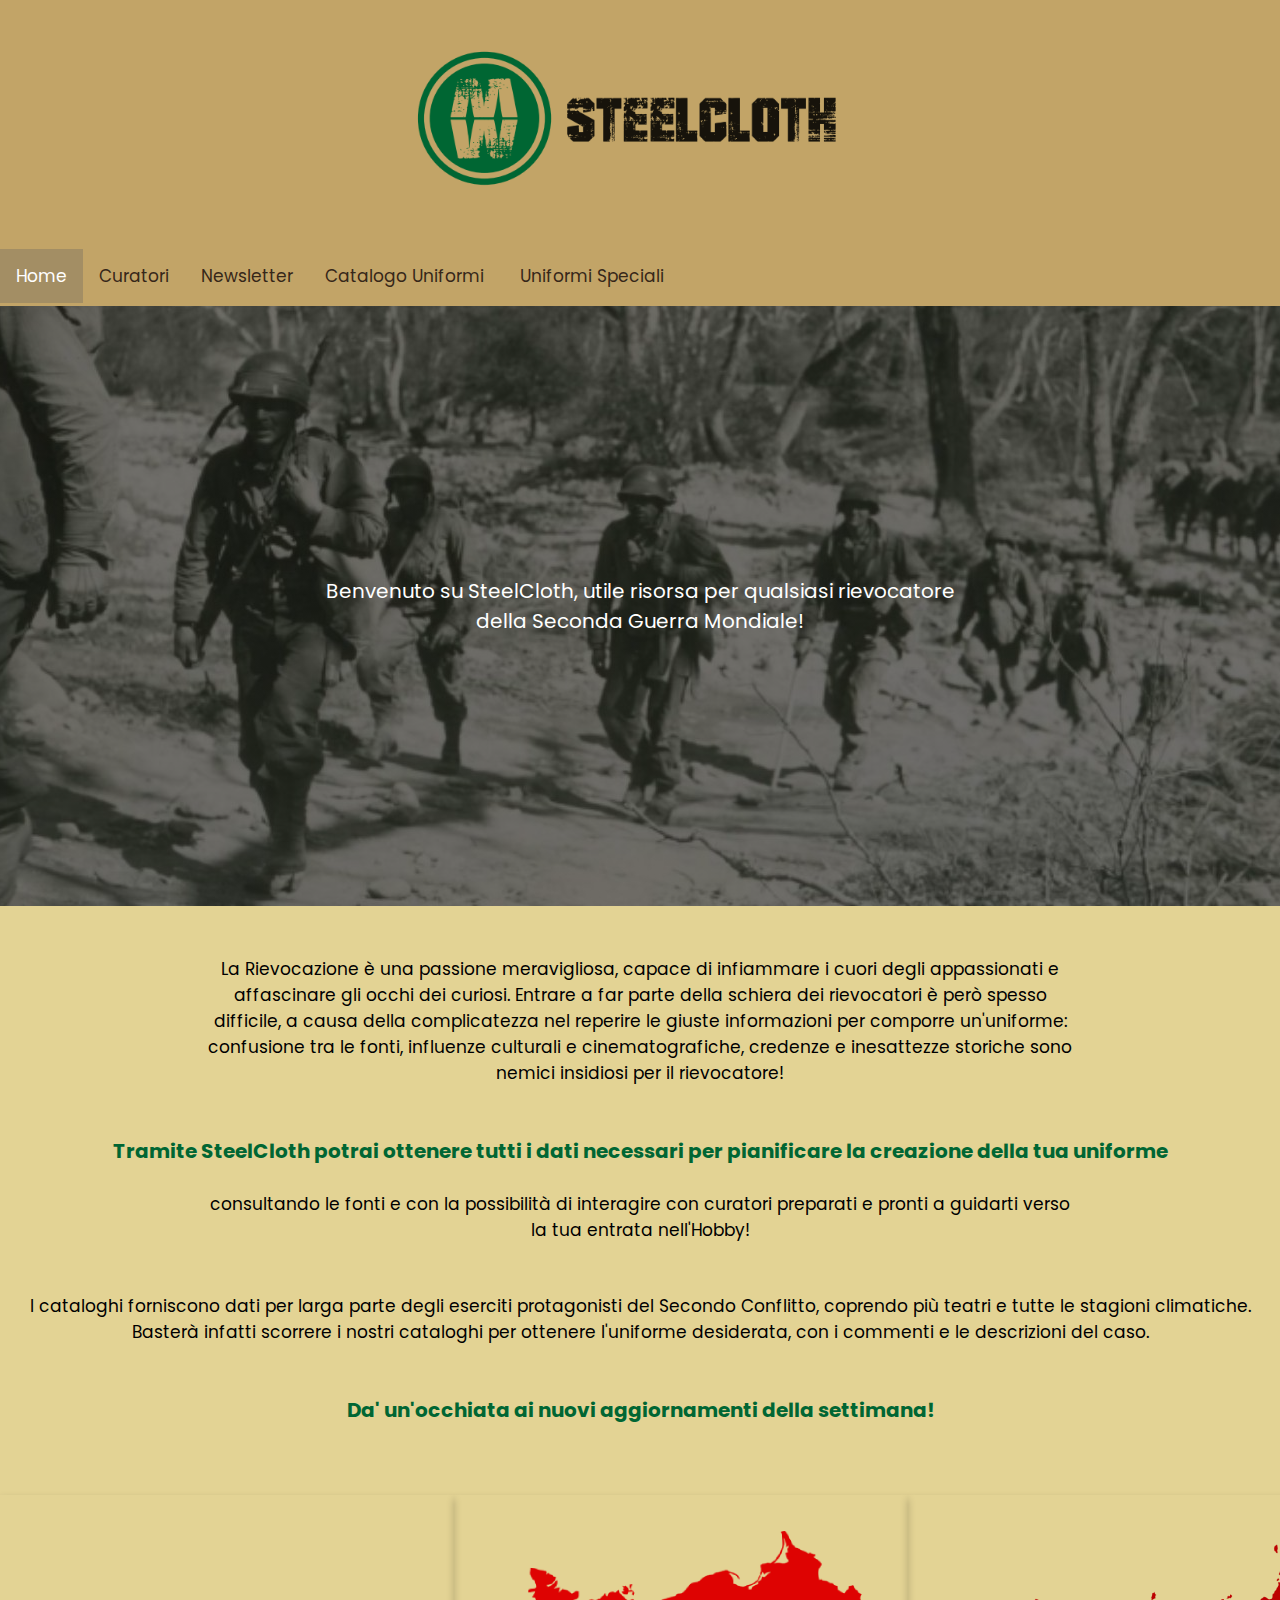
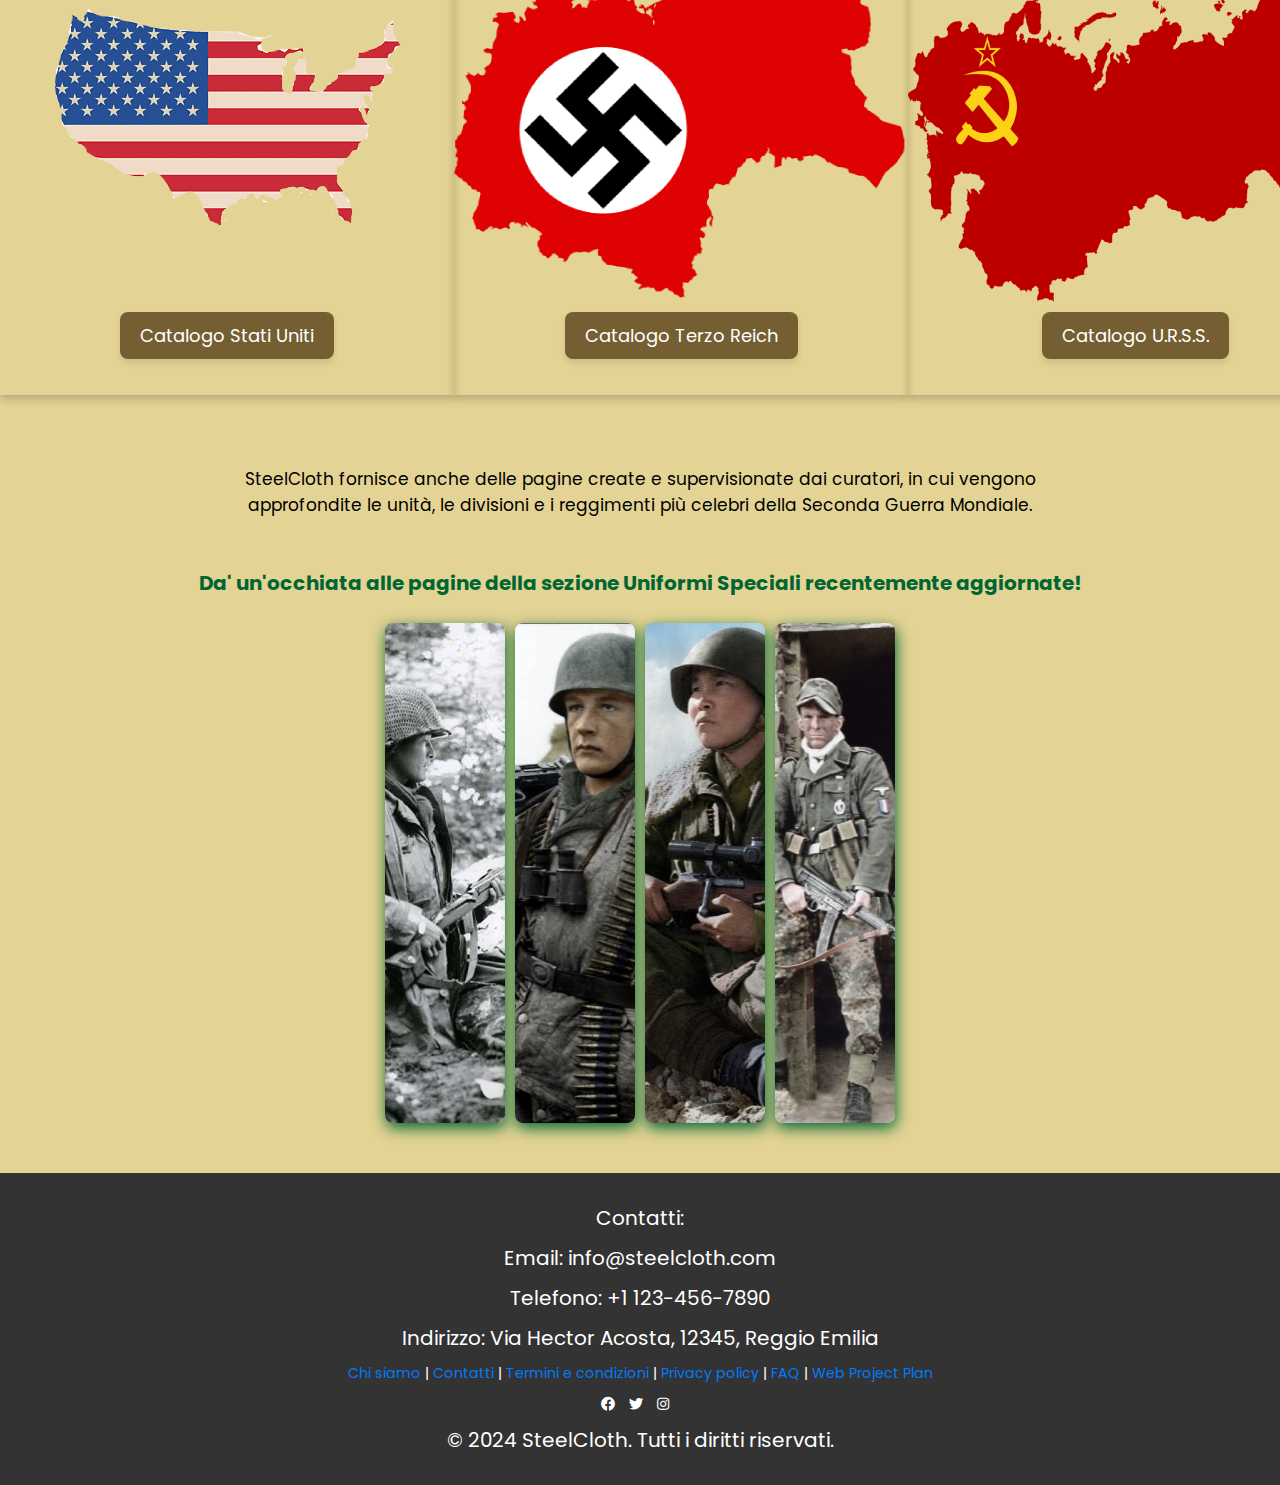
<file: index.html>
<!DOCTYPE html>
<html lang="it">
<head>
<title>SteelCloth</title>
<meta name="viewport" content="width=device-width, initial-scale=1.0">
<link rel="stylesheet" href="style/styles.css">
<link rel="stylesheet" href="https://fonts.googleapis.com/css2?family=Poppins:wght@300;400;500;600;700&display=swap">
<link rel="stylesheet" href="https://cdnjs.cloudflare.com/ajax/libs/font-awesome/5.15.4/css/all.min.css">
<script src="common.js"></script>
<META NAME="DC.Title" CONTENT="SteelCloth"/>
<META NAME="DC.Creator" CONTENT="Eric Taccucci"/>
<META NAME="DC.Subject" CONTENT="Catalogo di uniformi militari della Seconda Guerra Mondiale"/>
<META NAME="DC.Description" CONTENT="Sito web specializzato nella raccolta e spiegazione delle uniformi militari della Seconda Guerra Mondiale"/>
<META NAME="DC.Publisher" CONTENT="Eric Taccucci"/>
<META NAME="DC.Type" CONTENT="Catalogo digitale"/>
<META NAME="DC.Format" CONTENT="Sito Web"/>
<META NAME="DC.Identifier" CONTENT="https://github.com/Drakkun89/SteelCloth.git"/>
<META NAME="DC.Language" CONTENT="Italiano"/>
</head>

<body>

<!--header-->
<header>
  <div class="logo">
      <img src="./images/steelclothtrasparentelogo.png" alt="Logo">
  </div>
</header>


<!--topnav-->
<div class="topnav">
  <a class="active" href="index.html">Home</a>
  <div class="dropdown">
    <a href="#catalogo%20uniformi" class="dropbtn">Catalogo Uniformi</a>
    <div class="dropdown-content">
      <a href="paginaincompleta.html">Catalogo Stati Uniti</a>
      <a href="catalogo.html" class="btn">Catalogo Terzo Reich</a>
      <a href="paginaincompleta.html" class="btn">Catalogo Regno d'Italia</a>
      <a href="paginaincompleta.html" class="btn">Catalogo Impero Giapponese</a>
      <a href="paginaincompleta.html" class="btn">Catalogo Regno Unito</a>
      <a href="paginaincompleta.html" class="btn">Catalogo U.R.S.S.</a>
      <a href="paginaincompleta.html" class="btn">Catalogo Francia</a>
      <a href="paginaincompleta.html" class="btn">Catalogo Ungheria</a>
      <a href="paginaincompleta.html" class="btn">Catalogo Romania</a>
    </div>
  </div>
  <div class="dropdown">
    <a href="#uniformi%speciali">Uniformi Speciali</a>
    <div class="dropdown-content">
      <a href="paginaincompleta2.html" class="btn">Fronte Occidentale</a>
      <a href="paginaincompleta2.html" class="btn">Fronte Orientale</a>
      <a href="paginaincompleta2.html" class="btn">Nord Africa</a>
      <a href="paginaincompleta2.html" class="btn">Africa Orientale</a>
      <a href="paginaincompleta2.html" class="btn">Pacifico</a>
    </div>
  </div>
  <a href="paginaincompleta3.html" class="btn">Curatori</a>
  <a href="newsletter.html">Newsletter</a>
</div>
 


</div>

<!--hero-->
<div class="hero-image">
  <div class="hero-text">
  <p>Benvenuto su SteelCloth, utile risorsa per qualsiasi rievocatore della Seconda Guerra Mondiale!</p> 
  </div>
</div>

<!--Corpo Principale-->
<div class="center"> 
<div class="p2">La Rievocazione è una passione meravigliosa, capace di infiammare i cuori degli appassionati e affascinare gli occhi dei curiosi. Entrare a far parte della schiera dei rievocatori è però spesso difficile, a causa della complicatezza nel reperire le giuste
informazioni per comporre un'uniforme: confusione tra le fonti, influenze culturali e cinematografiche, credenze e inesattezze storiche sono nemici insidiosi per il rievocatore!</div>
<div class="p3">Tramite SteelCloth potrai ottenere tutti i dati necessari per pianificare la creazione della tua uniforme</div> 
<div class="p2">consultando le fonti e con la possibilità di interagire con curatori preparati e pronti a guidarti verso la tua entrata nell'Hobby!</div>
<!--Catalogo del giorno--> 
  <div id="testo-wrap">I cataloghi forniscono dati per larga parte degli eserciti protagonisti del Secondo Conflitto, coprendo più teatri e tutte le stagioni climatiche. Basterà infatti scorrere i nostri cataloghi per ottenere l'uniforme desiderata, con i commenti e le descrizioni del caso.</div>
  <div id="testo-grande-wrap">Da' un'occhiata ai nuovi aggiornamenti della settimana!</div>

  
<div class="wrap">
  <div class="card-wrap"><img src="./images/card-usaww2.png" alt="Stati Uniti"><button class="usa-button"  onclick="window.location.href='paginaincompleta.html'">Catalogo Stati Uniti</button></div>
  <div class="card-wrap"><img src="./images/card-germania.png" alt="Terzo Reich"></a><button class="germany-button" onclick="window.location.href='catalogo.html'">Catalogo Terzo Reich</button></div>
  <div class="card-wrap"><img src="./images/card-ussr.png" alt="Unione Sovietica"><button class="ussr-button" onclick="window.location.href='paginaincompleta.html'">Catalogo U.R.S.S.</button></div>
</div>


<!--Battaglie Storiche-->

<div class="p2">SteelCloth fornisce anche delle pagine create e supervisionate dai curatori, in cui vengono approfondite le unità, le divisioni e i reggimenti più celebri della Seconda Guerra Mondiale.</div>
<div class="p3">Da' un'occhiata alle pagine della sezione Uniformi Speciali recentemente aggiornate!</div>


<div class="container">
  <div>
    <div class="content">
      <h2>The 442nd</h2>
      <span>Uncle Sam's Pride</span>
    </div>
  </div>
  <div>
    <div class="content">
      <h2>I Parà di Cassino</h2>
      <span>Leoni sotto assedio</span>
    </div>
  </div>
  <div>
    <div class="content">
      <h2>I fucilieri siberiani di Stalingrado</h2>
      <span>Il piombo dai confini del mondo</span>
    </div>
  </div>
  <div>
    <div class="content">
      <h2>33er SS Charlemagne</h2>
      <span>L'ultimo spasmo del Reich</span>
    </div>
  </div>
</div>


<footer>
  <div class="footer-content">
    <p>Contatti:</p>
    <p>Email: info@steelcloth.com</p>
    <p>Telefono: +1 123-456-7890</p>
    <p>Indirizzo: Via Hector Acosta, 12345, Reggio Emilia</p>
    <div class="footer-links">
      <a href="/chi-siamo" style="color: #007bff;">Chi siamo</a> |
      <a href="/contatti" style="color: #007bff;">Contatti</a> |
      <a href="/termini-e-condizioni" style="color: #007bff;">Termini e condizioni</a> |
      <a href="/privacy-policy" style="color: #007bff;">Privacy policy</a> |
      <a href="/faq" style="color: #007bff;">FAQ</a> |
      <a href="style/wpp.html" style="color: #007bff;">Web Project Plan</a>
    </div>
    <div class="social-media">
      <a href="https://www.facebook.com/example"><i class="fab fa-facebook"></i></a>
      <a href="https://twitter.com/example"><i class="fab fa-twitter"></i></a>
      <a href="https://www.instagram.com/example"><i class="fab fa-instagram"></i></a>
    </div>
    <p>&copy; 2024 SteelCloth. Tutti i diritti riservati.</p>
  </div>
</footer>




</body>

</html>
</file>
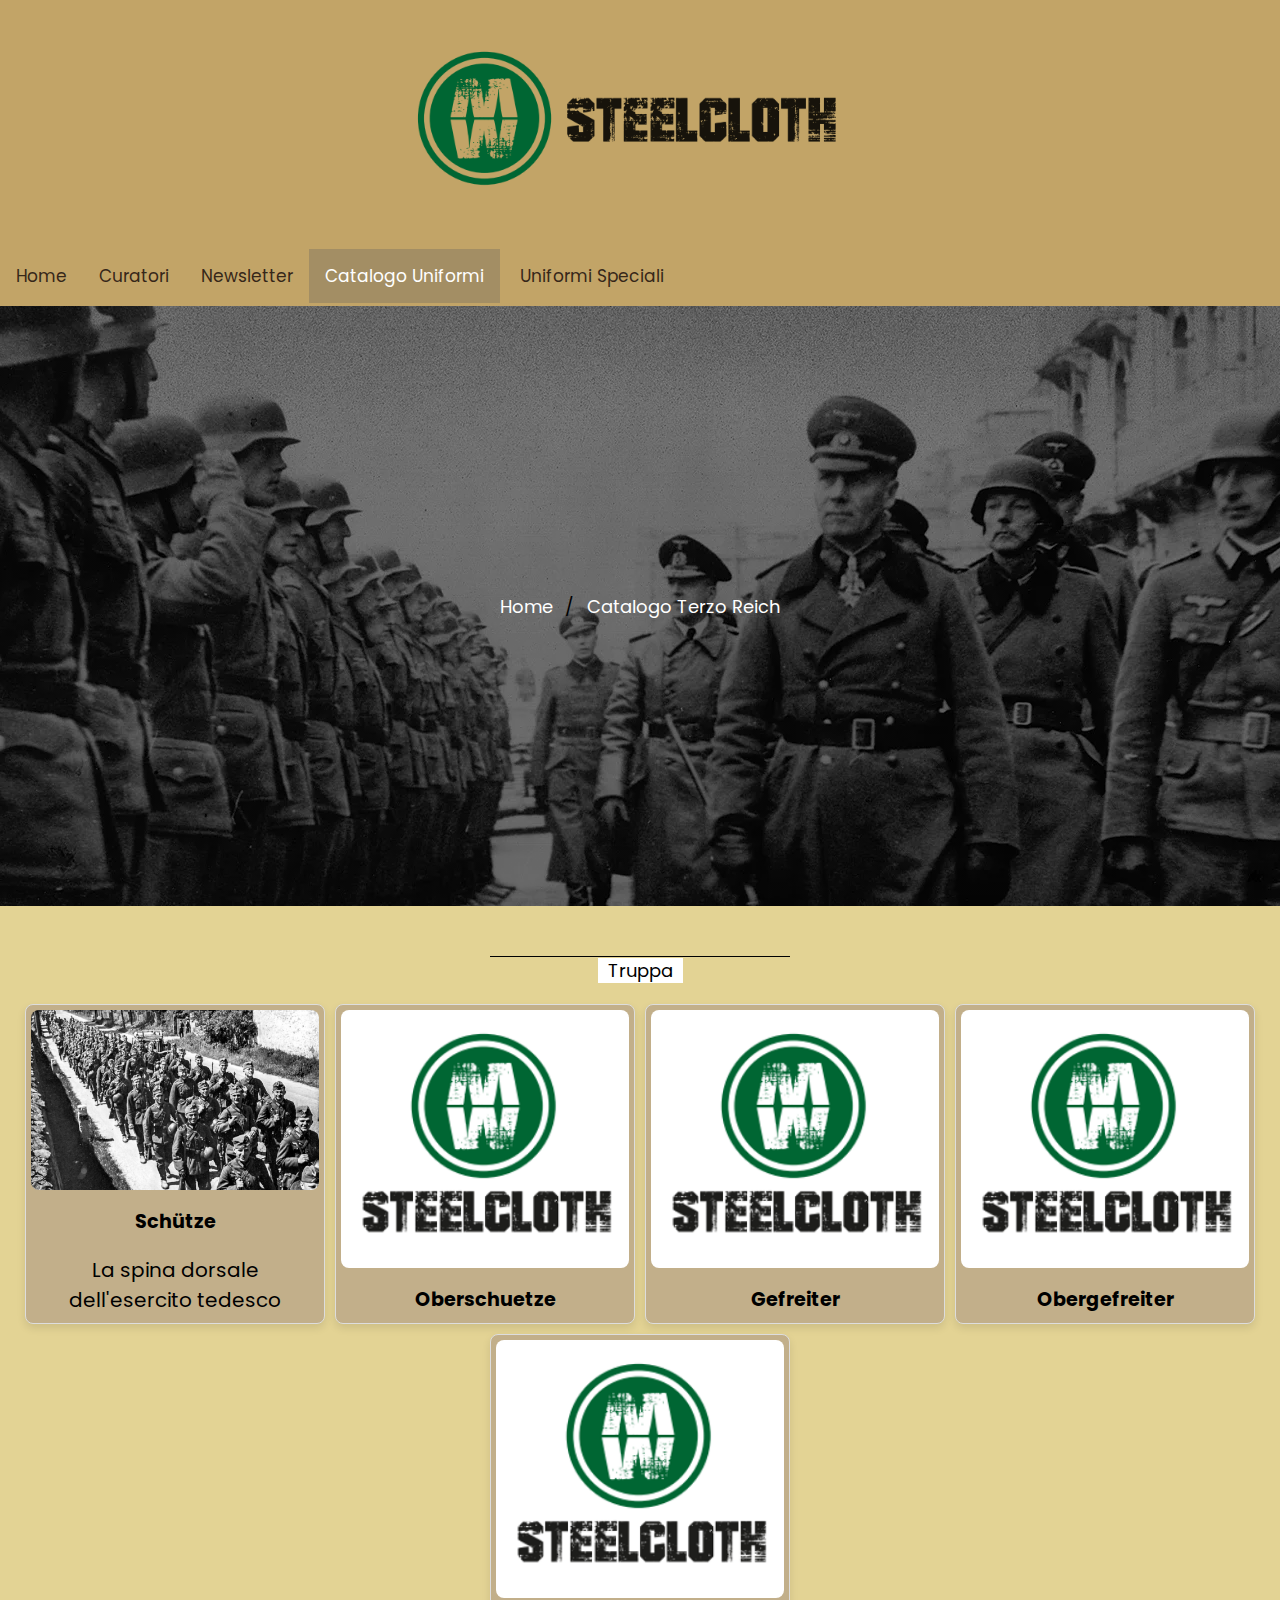
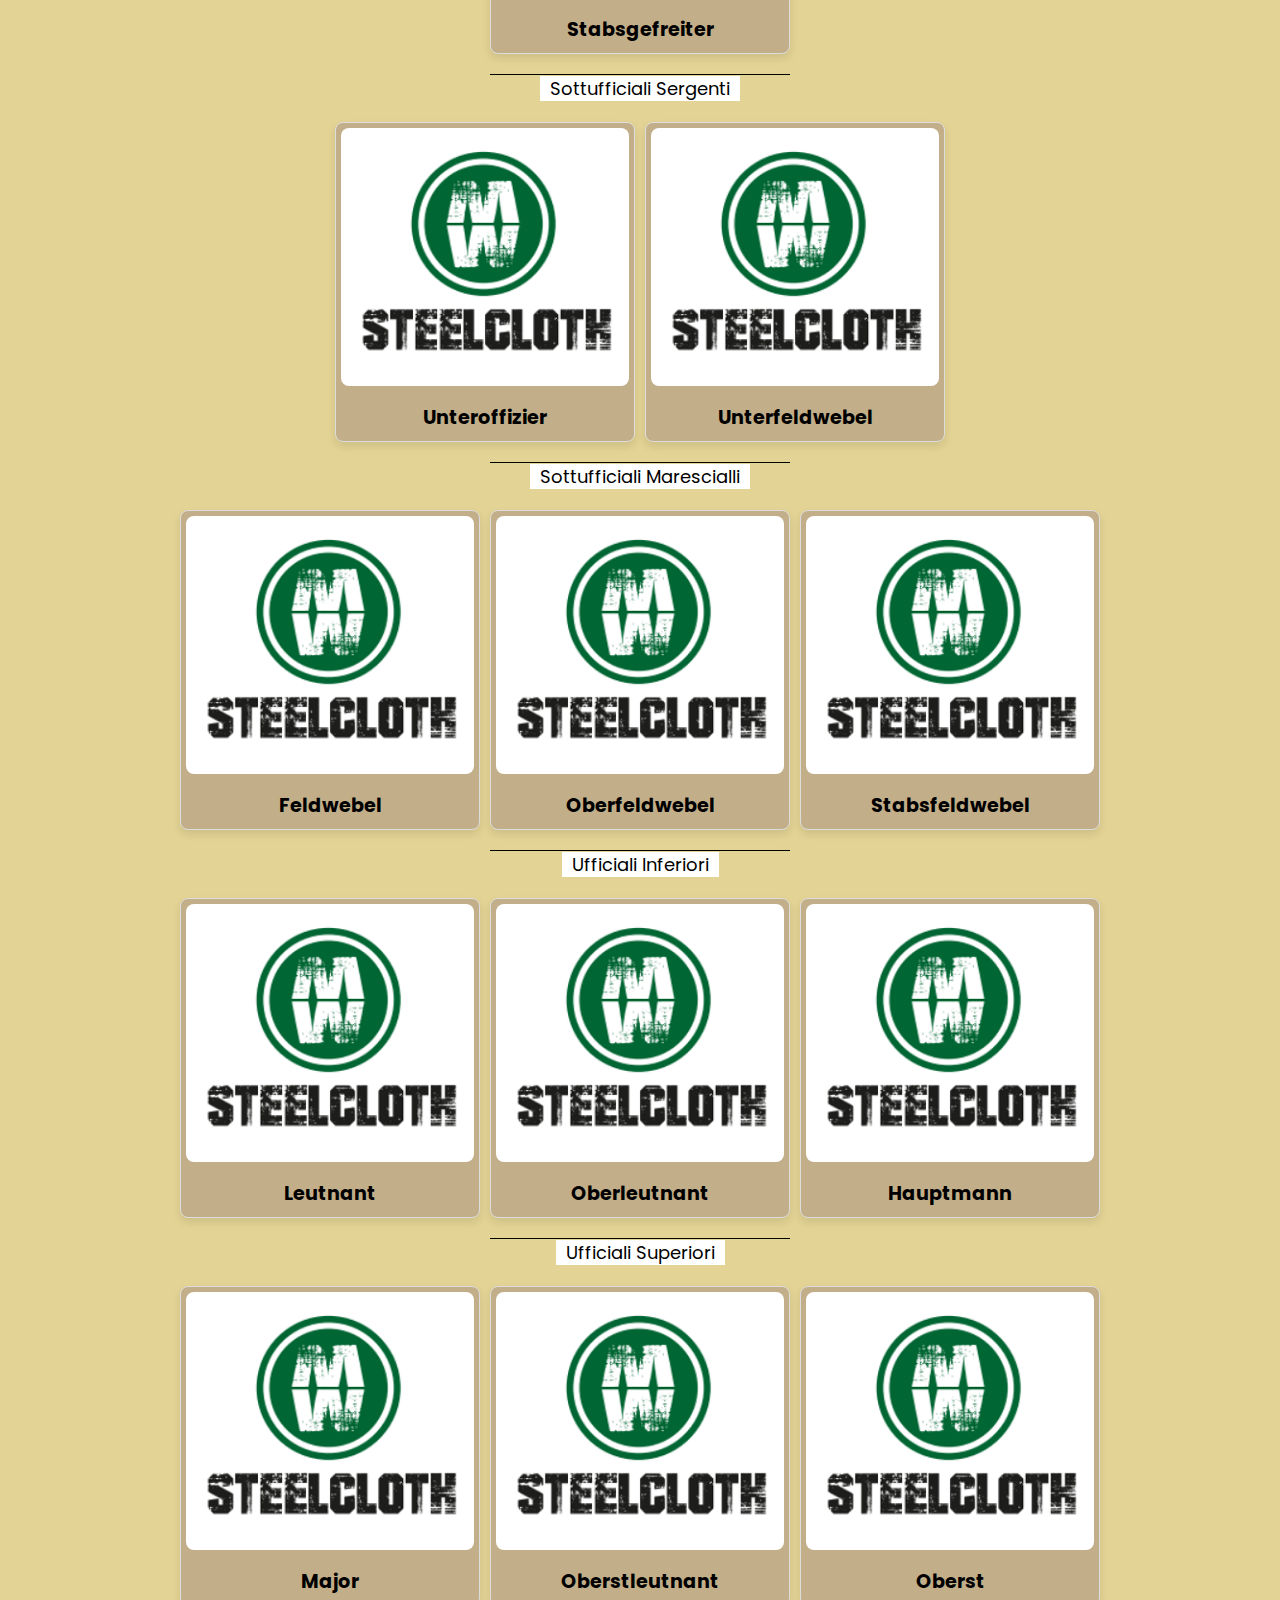
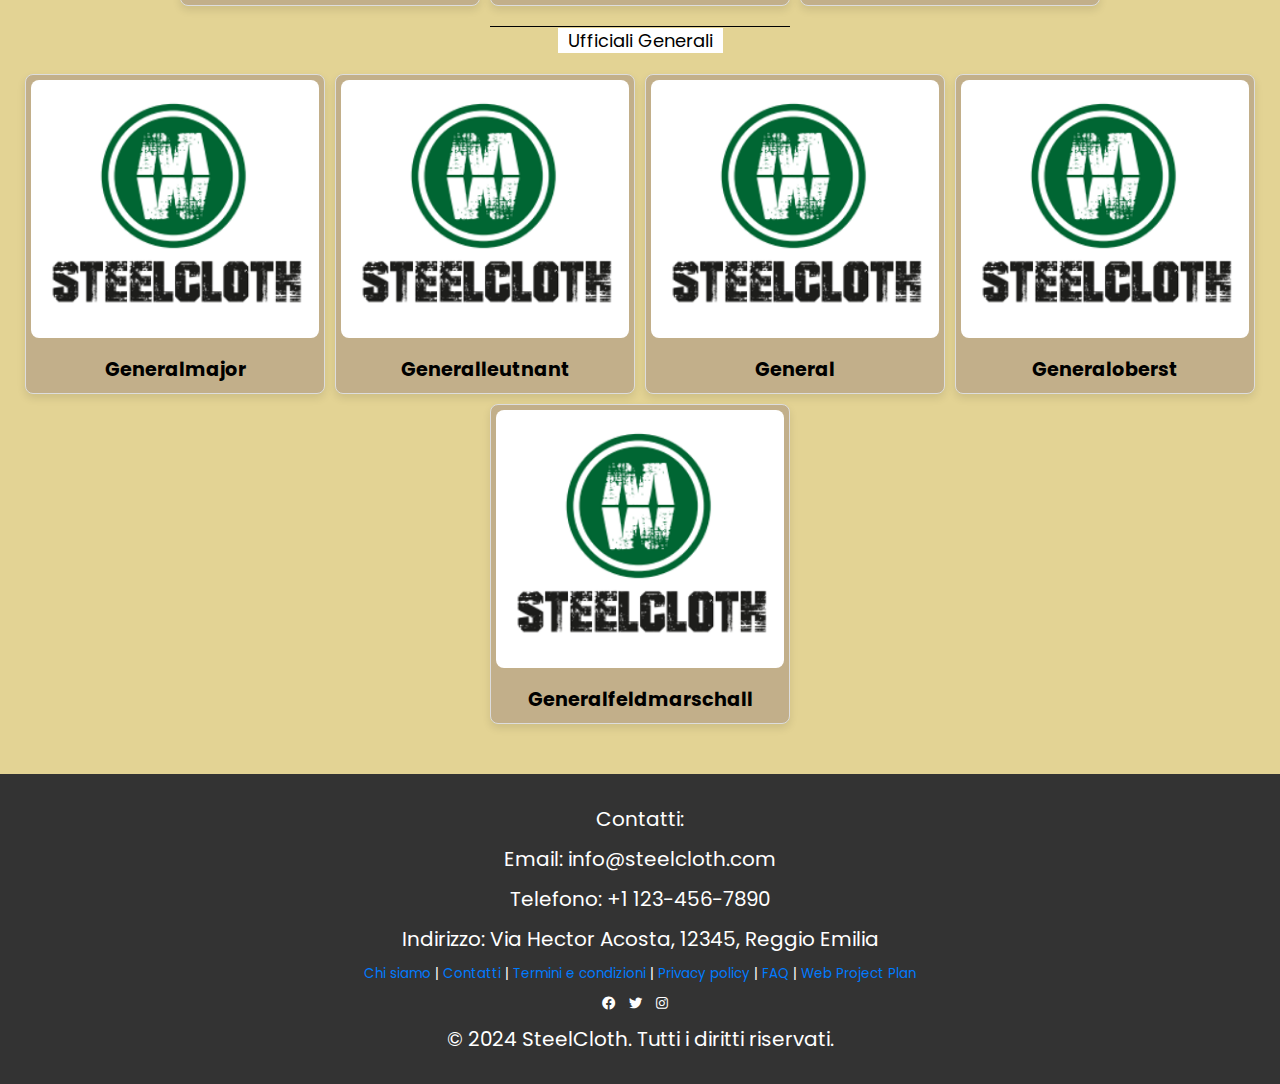
<file: catalogo.html>
<!DOCTYPE html>
<html lang="it">
<head>
<title>SteelCloth</title>
<meta name="viewport" content="width=device-width, initial-scale=1.0">
<link rel="stylesheet" href="style/styles.css">
<link rel="stylesheet" href="https://fonts.googleapis.com/css2?family=Poppins:wght@300;400;500;600;700&display=swap">
<link rel="stylesheet" href="https://cdnjs.cloudflare.com/ajax/libs/font-awesome/5.15.4/css/all.min.css">
<script src="common.js"></script>
<link rel="schema.DC" href="http://purl.org/dc/elements/1.1/"/>
<META NAME="DC.Title" CONTENT="SteelCloth"/>
<META NAME="DC.Creator" CONTENT="Eric Taccucci"/>
<META NAME="DC.Subject" CONTENT="Catalogo di uniformi militari della Seconda Guerra Mondiale"/>
<META NAME="DC.Description" CONTENT="Sito web specializzato nella raccolta e spiegazione delle uniformi militari della Seconda Guerra Mondiale"/>
<META NAME="DC.Publisher" CONTENT="Eric Taccucci"/>
<META NAME="DC.Type" CONTENT="Catalogo digitale"/>
<META NAME="DC.Format" CONTENT="Sito Web"/>
<META NAME="DC.Identifier" CONTENT="Riferimento univoco alla risorsa nell’ambito di un
dato contesto (URI)"/>
<META NAME="DC.Language" CONTENT="Italiano"/>

</head>

<body>

<!--header-->
<header>
  <div class="logo">
      <img src="./images/steelclothtrasparentelogo.png" alt="Logo">
  </div>
</header>


<!--topnav-->
<div class="topnav">
  <a href="index.html">Home</a>
  <div class="dropdown">
    <a class="active" href="#catalogo%20uniformi" class="dropbtn">Catalogo Uniformi</a>
    <div class="dropdown-content">
      <a href="paginaincompleta.html">Catalogo Stati Uniti</a>
      <a href="catalogo.html" class="btn">Catalogo Terzo Reich</a>
      <a href="paginaincompleta.html" class="btn">Catalogo Regno d'Italia</a>
      <a href="paginaincompleta.html" class="btn">Catalogo Impero Giapponese</a>
      <a href="paginaincompleta.html" class="btn">Catalogo Regno Unito</a>
      <a href="paginaincompleta.html" class="btn">Catalogo U.R.S.S.</a>
      <a href="paginaincompleta.html" class="btn">Catalogo Francia</a>
      <a href="paginaincompleta.html" class="btn">Catalogo Ungheria</a>
      <a href="paginaincompleta.html" class="btn">Catalogo Romania</a>
    </div>
  </div>
  <div class="dropdown">
    <a href="#uniformi%speciali">Uniformi Speciali</a>
    <div class="dropdown-content">
      <a href="paginaincompleta2.html" class="btn">Fronte Occidentale</a>
      <a href="paginaincompleta2.html" class="btn">Fronte Orientale</a>
      <a href="paginaincompleta2.html" class="btn">Nord Africa</a>
      <a href="paginaincompleta2.html" class="btn">Africa Orientale</a>
      <a href="paginaincompleta2.html" class="btn">Pacifico</a>
    </div>
  </div>
  <a href="paginaincompleta3.html" class="btn">Curatori</a>
  <a href="newsletter.html">Newsletter</a>
</div>
 
<!--hero-->
<div class="hero-image3">
  <div class="hero-text">
    <ul class="breadcrumb">
      <li><a href="index.html">Home</a></li>
      <li><a href="#">Catalogo Terzo Reich</a></li>
    </ul>
  </div>
</div>

<div class="divider">
  <hr>
  <span>Truppa</span>
</div>

<!--contenuto del catalogo-->
<div class="gallery">

  <div class="card">
   <a href="schutze.html"><img src="images/wehrmachtschutze.jpg" alt="schutzenmarsch"></a>
    <div class="card-info">
      <h3>Schütze</h3>
      <p>La spina dorsale dell'esercito tedesco</p>
    </div>
  </div>
  
  <div class="card">
    <a href="paginaincompleta.html"><img src="images/pagenondisponibile.png" alt="Immagine incompleta"></a>
    <div class="card-info">
      <h3>Oberschuetze</h3>
      <p></p>
    </div>
   </div>

  <div class="card">
    <a href="paginaincompleta.html"><img src="images/pagenondisponibile.png" alt="Immagine incompleta"></a>
    <div class="card-info">
      <h3>Gefreiter</h3>
      <p></p>
    </div>
  </div>

   <div class="card">
    <a href="paginaincompleta.html"><img src="images/pagenondisponibile.png" alt="Immagine incompleta"></a>
    <div class="card-info">
      <h3>Obergefreiter</h3>
      <p></p>
    </div>
   </div>

    <div class="card">
    <a href="paginaincompleta.html"><img src="images/pagenondisponibile.png" alt="Immagine incompleta"></a>
    <div class="card-info">
      <h3>Stabsgefreiter</h3>
      <p></p>
    </div>
   </div>

</div>
</div>


<div class="divider">
  <hr>
  <span>Sottufficiali Sergenti</span>
</div>

<div class="gallery">

<div class="card">
  <a href="paginaincompleta.html"><img src="images/pagenondisponibile.png" alt="Immagine incompleta"></a>
  <div class="card-info">
    <h3>Unteroffizier</h3>
    <p></p>
  </div>
</div>

<div class="card">
  <a href="paginaincompleta.html"><img src="images/pagenondisponibile.png" alt="Immagine incompleta"></a>
  <div class="card-info">
    <h3>Unterfeldwebel</h3>
    <p></p>
  </div>
 </div>

</div>

<div class="divider">
  <hr>
  <span>Sottufficiali Marescialli</span>
</div>

<div class="gallery">

<div class="card">
  <a href="paginaincompleta.html"><img src="images/pagenondisponibile.png" alt="Immagine incompleta"></a>
  <div class="card-info">
    <h3>Feldwebel</h3>
    <p></p>
  </div>
</div>

 <div class="card">
  <a href="paginaincompleta.html"><img src="images/pagenondisponibile.png" alt="Immagine incompleta"></a>
  <div class="card-info">
    <h3>Oberfeldwebel</h3>
    <p></p>
  </div>
 </div>

  <div class="card">
  <a href="paginaincompleta.html"><img src="images/pagenondisponibile.png" alt="Immagine incompleta"></a>
  <div class="card-info">
    <h3>Stabsfeldwebel</h3>
    <p></p>
  </div>
 </div>

 </div>

<div class="divider">
  <hr>
  <span>Ufficiali Inferiori</span>
</div>

<div class="gallery">
  <div class="card">
    <a href="paginaincompleta.html"><img src="images/pagenondisponibile.png" alt="Immagine incompleta"></a>
    <div class="card-info">
      <h3>Leutnant</h3>
      <p></p>
    </div>
   </div>

   <div class="card">
    <a href="paginaincompleta.html"><img src="images/pagenondisponibile.png" alt="Immagine incompleta"></a>
    <div class="card-info">
      <h3>Oberleutnant</h3>
      <p></p>
    </div>
   </div>

   <div class="card">
    <a href="paginaincompleta.html"><img src="images/pagenondisponibile.png" alt="Immagine incompleta"></a>
    <div class="card-info">
      <h3>Hauptmann</h3>
      <p></p>
    </div>
   </div>
</div>

<div class="divider">
  <hr>
  <span>Ufficiali Superiori</span>
</div>

<div class="gallery">
  <div class="card">
    <a href="paginaincompleta.html"><img src="images/pagenondisponibile.png" alt="Immagine incompleta"></a>
    <div class="card-info">
      <h3>Major</h3>
      <p></p>
    </div>
   </div>

   <div class="card">
    <a href="paginaincompleta.html"><img src="images/pagenondisponibile.png" alt="Immagine incompleta"></a>
    <div class="card-info">
      <h3>Oberstleutnant</h3>
      <p></p>
    </div>
   </div>

   <div class="card">
    <a href="paginaincompleta.html"><img src="images/pagenondisponibile.png" alt="Immagine incompleta"></a>
    <div class="card-info">
      <h3>Oberst</h3>
      <p></p>
    </div>
   </div>
</div>

<div class="divider">
  <hr>
  <span>Ufficiali Generali</span>
</div>

<div class="gallery">
  <div class="card">
    <a href="paginaincompleta.html"><img src="images/pagenondisponibile.png" alt="Immagine incompleta"></a>
    <div class="card-info">
      <h3>Generalmajor</h3>
      <p></p>
    </div>
   </div>
   <div class="card">
    <a href="paginaincompleta.html"><img src="images/pagenondisponibile.png" alt="Immagine incompleta"></a>
    <div class="card-info">
      <h3>Generalleutnant</h3>
      <p></p>
    </div>
   </div>
   <div class="card">
    <a href="paginaincompleta.html"><img src="images/pagenondisponibile.png" alt="Immagine incompleta"></a>
    <div class="card-info">
      <h3>General</h3>
      <p></p>
    </div>
   </div>
   <div class="card">
    <a href="paginaincompleta.html"><img src="images/pagenondisponibile.png" alt="Immagine incompleta"></a>
    <div class="card-info">
      <h3>Generaloberst</h3>
      <p></p>
    </div>
   </div>
   <div class="card">
    <a href="paginaincompleta.html"><img src="images/pagenondisponibile.png" alt="Immagine incompleta"></a>
    <div class="card-info">
      <h3>Generalfeldmarschall</h3>
      <p></p>
    </div>
   </div>
</div>










<footer>
  <div class="footer-content">
    <p>Contatti:</p>
    <p>Email: info@steelcloth.com</p>
    <p>Telefono: +1 123-456-7890</p>
    <p>Indirizzo: Via Hector Acosta, 12345, Reggio Emilia</p>
    <div class="footer-links">
      <a href="/chi-siamo" style="color: #007bff;">Chi siamo</a> |
      <a href="/contatti" style="color: #007bff;">Contatti</a> |
      <a href="/termini-e-condizioni" style="color: #007bff;">Termini e condizioni</a> |
      <a href="/privacy-policy" style="color: #007bff;">Privacy policy</a> |
      <a href="/faq" style="color: #007bff;">FAQ</a> |
      <a href="style/wpp.html" style="color: #007bff;">Web Project Plan</a>
    </div>
    <div class="social-media">
      <a href="https://www.facebook.com/example"><i class="fab fa-facebook"></i></a>
      <a href="https://twitter.com/example"><i class="fab fa-twitter"></i></a>
      <a href="https://www.instagram.com/example"><i class="fab fa-instagram"></i></a>
    </div>
    <p>&copy; 2024 SteelCloth. Tutti i diritti riservati.</p>
  </div>
</footer>


</body>
</html>
</file>
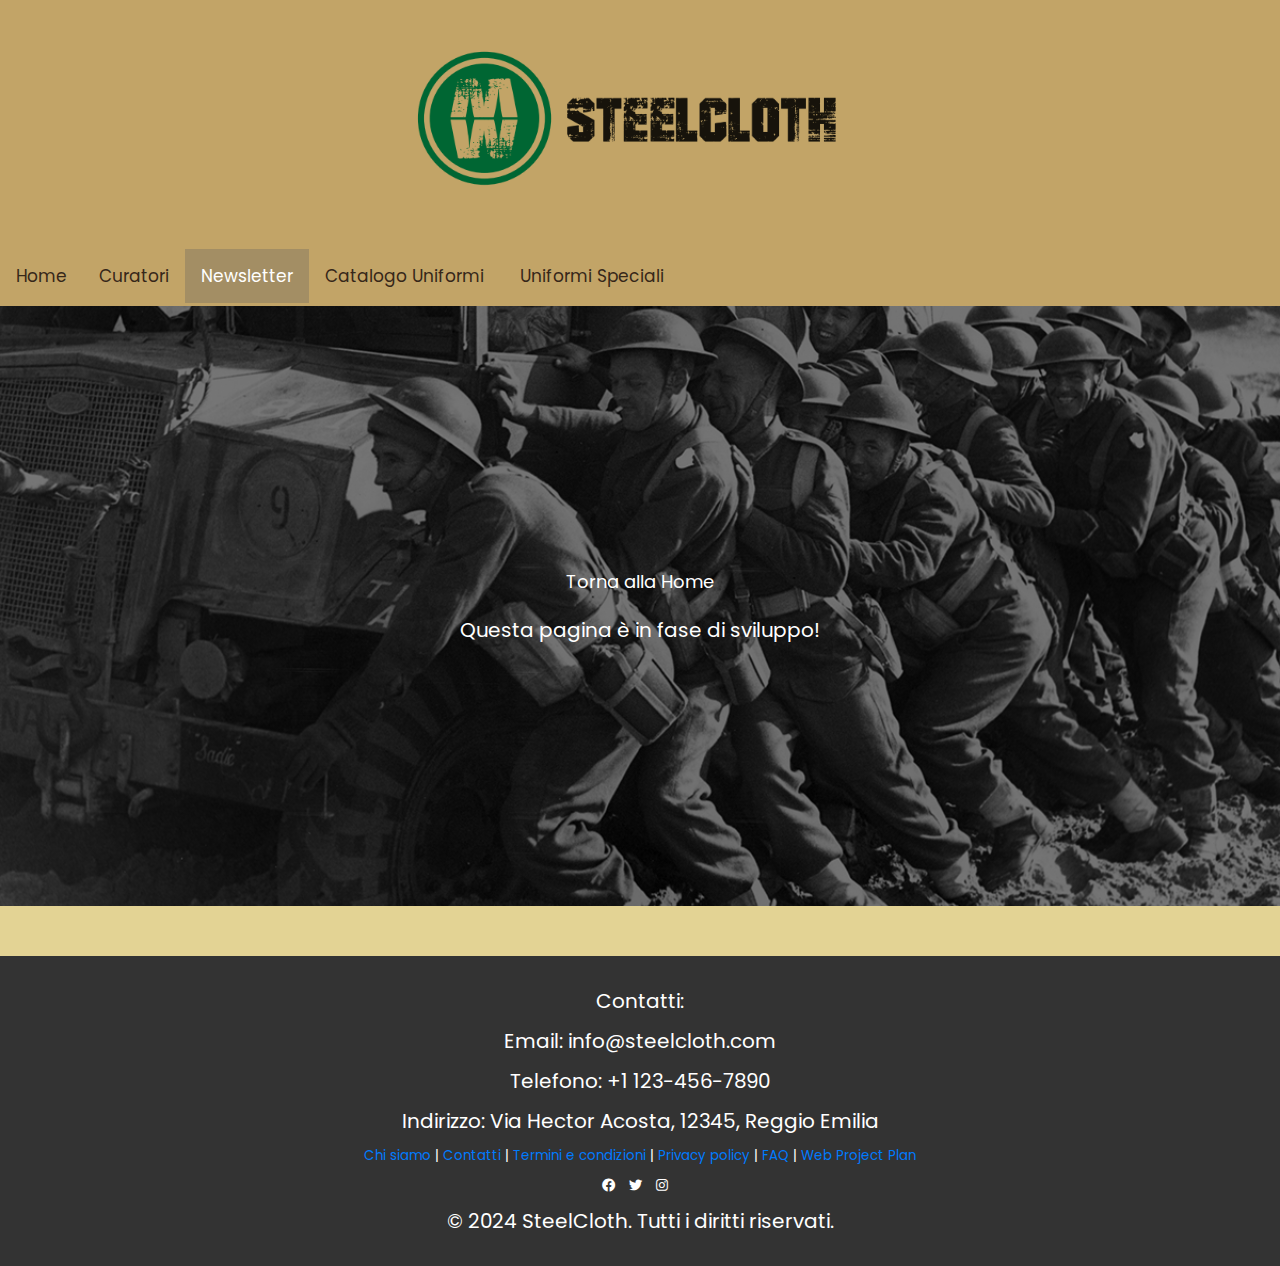
<file: newsletter.html>
<!DOCTYPE html>
<html lang="it">
<head>
<title>SteelCloth</title>
<meta name="viewport" content="width=device-width, initial-scale=1.0">
<link rel="stylesheet" href="style/styles.css">
<link rel="stylesheet" href="https://fonts.googleapis.com/css2?family=Poppins:wght@300;400;500;600;700&display=swap">
<link rel="stylesheet" href="https://cdnjs.cloudflare.com/ajax/libs/font-awesome/5.15.4/css/all.min.css">
<script src="common.js"></script>
<META NAME="DC.Title" CONTENT="SteelCloth"/>
<META NAME="DC.Creator" CONTENT="Eric Taccucci"/>
<META NAME="DC.Subject" CONTENT="Catalogo di uniformi militari della Seconda Guerra Mondiale"/>
<META NAME="DC.Description" CONTENT="Sito web specializzato nella raccolta e spiegazione delle uniformi militari della Seconda Guerra Mondiale"/>
<META NAME="DC.Publisher" CONTENT="Eric Taccucci"/>
<META NAME="DC.Type" CONTENT="Catalogo digitale"/>
<META NAME="DC.Format" CONTENT="Sito Web"/>
<META NAME="DC.Identifier" CONTENT="Riferimento univoco alla risorsa nell’ambito di un
dato contesto (URI)"/>
<META NAME="DC.Language" CONTENT="Italiano"/>

</head>

<body>

<!--header-->
<header>
  <div class="logo">
      <img src="./images/steelclothtrasparentelogo.png" alt="Logo">
  </div>
</header>


<!--topnav-->
<div class="topnav">
    <a href="index.html">Home</a>
    <div class="dropdown">
      <a href="#catalogo%20uniformi" class="dropbtn">Catalogo Uniformi</a>
      <div class="dropdown-content">
        <a href="paginaincompleta.html">Catalogo Stati Uniti</a>
        <a href="catalogo.html" class="btn">Catalogo Terzo Reich</a>
        <a href="paginaincompleta.html" class="btn">Catalogo Regno d'Italia</a>
        <a href="paginaincompleta.html" class="btn">Catalogo Impero Giapponese</a>
        <a href="paginaincompleta.html" class="btn">Catalogo Regno Unito</a>
        <a href="paginaincompleta.html" class="btn">Catalogo U.R.S.S.</a>
        <a href="paginaincompleta.html" class="btn">Catalogo Francia</a>
        <a href="paginaincompleta.html" class="btn">Catalogo Ungheria</a>
        <a href="paginaincompleta.html" class="btn">Catalogo Romania</a>
      </div>
    </div>
    <div class="dropdown">
      <a href="#uniformi%speciali">Uniformi Speciali</a>
      <div class="dropdown-content">
        <a href="paginaincompleta2.html" class="btn">Fronte Occidentale</a>
        <a href="paginaincompleta2.html" class="btn">Fronte Orientale</a>
        <a href="paginaincompleta2.html" class="btn">Nord Africa</a>
        <a href="paginaincompleta2.html" class="btn">Africa Orientale</a>
        <a href="paginaincompleta2.html" class="btn">Pacifico</a>
      </div>
    </div>
    <a href="paginaincompleta3.html" class="btn">Curatori</a>
    <a class="active" href="newsletter.html">Newsletter</a>
  </div>


</div>

<div class="hero-image2">
    <div class="hero-text">
      <ul class="breadcrumb">
        <li><a href="index.html">Torna alla Home</a></li>
      </ul>
    <p>Questa pagina è in fase di sviluppo!</p>
    </div>
  </div>
  
  <footer>
    <div class="footer-content">
      <p>Contatti:</p>
      <p>Email: info@steelcloth.com</p>
      <p>Telefono: +1 123-456-7890</p>
      <p>Indirizzo: Via Hector Acosta, 12345, Reggio Emilia</p>
      <div class="footer-links">
        <a href="/chi-siamo" style="color: #007bff;">Chi siamo</a> |
        <a href="/contatti" style="color: #007bff;">Contatti</a> |
        <a href="/termini-e-condizioni" style="color: #007bff;">Termini e condizioni</a> |
        <a href="/privacy-policy" style="color: #007bff;">Privacy policy</a> |
        <a href="/faq" style="color: #007bff;">FAQ</a> |
        <a href="style/wpp.html" style="color: #007bff;">Web Project Plan</a>
      </div>
      <div class="social-media">
        <a href="https://www.facebook.com/example"><i class="fab fa-facebook"></i></a>
        <a href="https://twitter.com/example"><i class="fab fa-twitter"></i></a>
        <a href="https://www.instagram.com/example"><i class="fab fa-instagram"></i></a>
      </div>
      <p>&copy; 2024 SteelCloth. Tutti i diritti riservati.</p>
    </div>
  </footer>
</file>
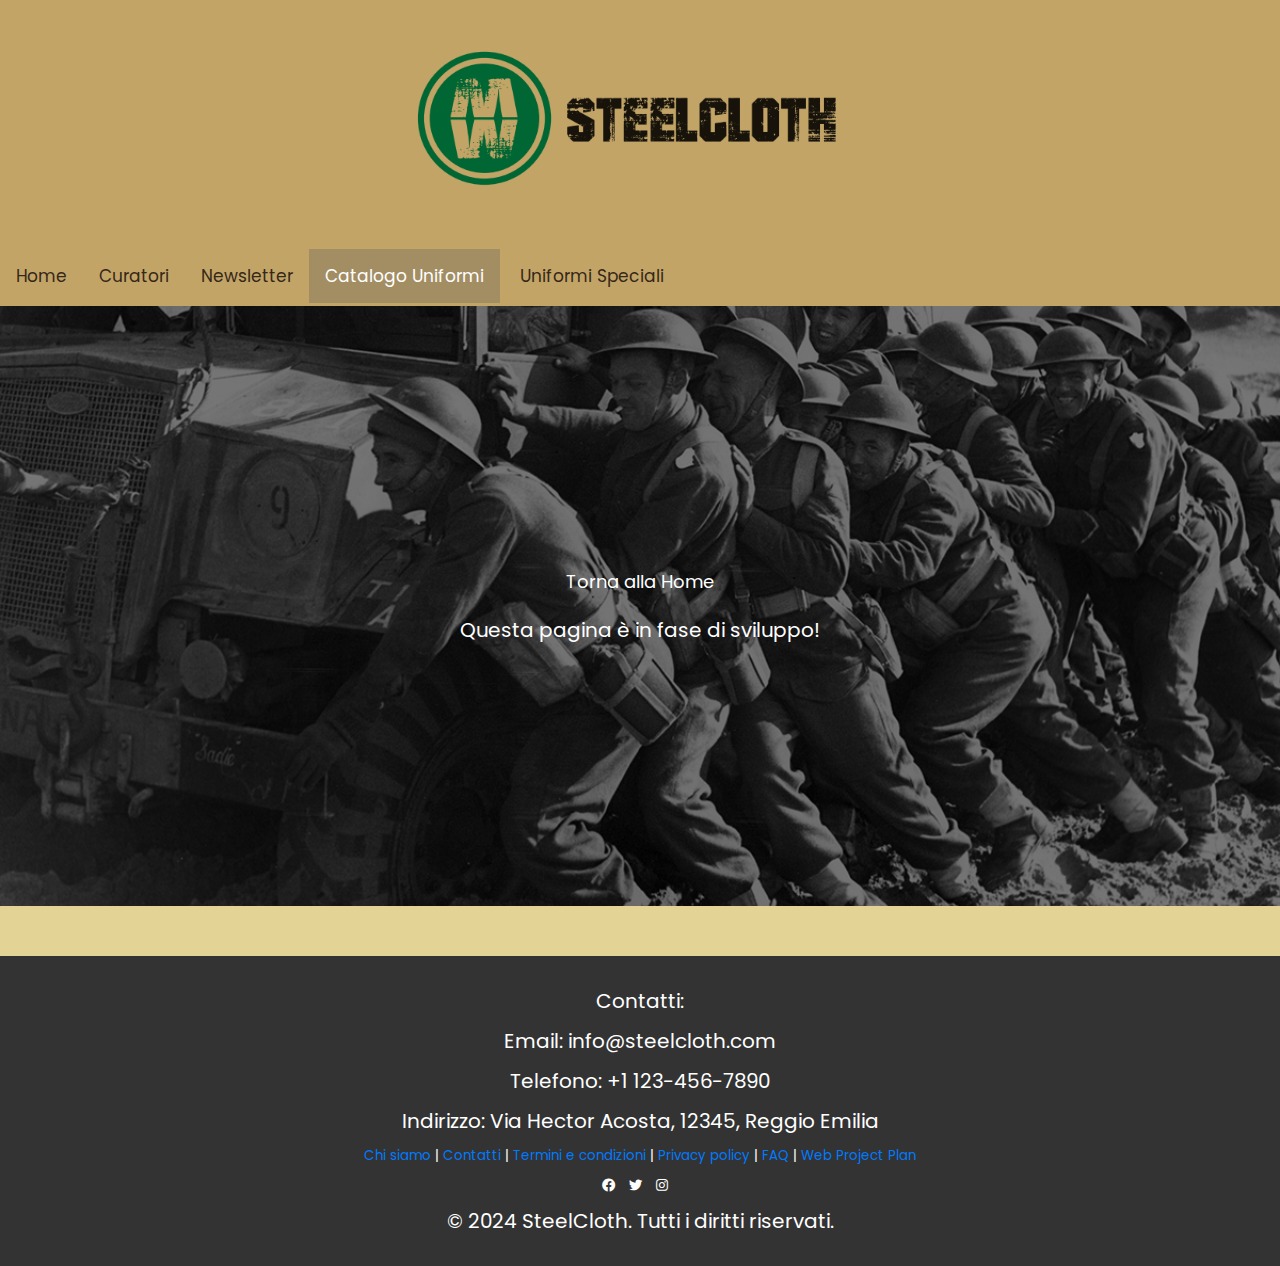
<file: paginaincompleta.html>
<!DOCTYPE html>
<html lang="it">
<head>
<title>SteelCloth</title>
<meta name="viewport" content="width=device-width, initial-scale=1.0">
<link rel="stylesheet" href="style/styles.css">
<link rel="stylesheet" href="https://fonts.googleapis.com/css2?family=Poppins:wght@300;400;500;600;700&display=swap">
<link rel="stylesheet" href="https://cdnjs.cloudflare.com/ajax/libs/font-awesome/5.15.4/css/all.min.css">
<script src="common.js"></script>
<link rel="schema.DC" href="http://purl.org/dc/elements/1.1/"/>
<META NAME="DC.Title" CONTENT="SteelCloth"/>
<META NAME="DC.Creator" CONTENT="Eric Taccucci"/>
<META NAME="DC.Subject" CONTENT="Catalogo di uniformi militari della Seconda Guerra Mondiale"/>
<META NAME="DC.Description" CONTENT="Sito web specializzato nella raccolta e spiegazione delle uniformi militari della Seconda Guerra Mondiale"/>
<META NAME="DC.Publisher" CONTENT="Eric Taccucci"/>
<META NAME="DC.Type" CONTENT="Catalogo digitale"/>
<META NAME="DC.Format" CONTENT="Sito Web"/>
<META NAME="DC.Identifier" CONTENT="Riferimento univoco alla risorsa nell’ambito di un
dato contesto (URI)"/>
<META NAME="DC.Language" CONTENT="Italiano"/>
</head>
<body>

<!--header-->
<header>
  <div class="logo">
      <img src="./images/steelclothtrasparentelogo.png" alt="Logo">
  </div>
</header>


<!--topnav-->
<div class="topnav">
  <a href="index.html">Home</a>
  <div class="dropdown">
    <a class="active" href="#catalogo%20uniformi" class="dropbtn">Catalogo Uniformi</a>
    <div class="dropdown-content">
      <a href="paginaincompleta.html">Catalogo Stati Uniti</a>
      <a href="catalogo.html" class="btn">Catalogo Terzo Reich</a>
      <a href="paginaincompleta.html" class="btn">Catalogo Regno d'Italia</a>
      <a href="paginaincompleta.html" class="btn">Catalogo Impero Giapponese</a>
      <a href="paginaincompleta.html" class="btn">Catalogo Regno Unito</a>
      <a href="paginaincompleta.html" class="btn">Catalogo U.R.S.S.</a>
      <a href="paginaincompleta.html" class="btn">Catalogo Francia</a>
      <a href="paginaincompleta.html" class="btn">Catalogo Ungheria</a>
      <a href="paginaincompleta.html" class="btn">Catalogo Romania</a>
    </div>
  </div>
  <div class="dropdown">
    <a href="#uniformi%speciali">Uniformi Speciali</a>
    <div class="dropdown-content">
      <a href="paginaincompleta2.html" class="btn">Fronte Occidentale</a>
      <a href="paginaincompleta2.html" class="btn">Fronte Orientale</a>
      <a href="paginaincompleta2.html" class="btn">Nord Africa</a>
      <a href="paginaincompleta2.html" class="btn">Africa Orientale</a>
      <a href="paginaincompleta2.html" class="btn">Pacifico</a>
    </div>
  </div>
  <a href="paginaincompleta3.html" class="btn">Curatori</a>
  <a href="newsletter.html">Newsletter</a>
</div>
 


</div>

<!--hero-->
<div class="hero-image2">
  <div class="hero-text">
    <ul class="breadcrumb">
      <li><a href="index.html">Torna alla Home</a></li>
    </ul>
  <p>Questa pagina è in fase di sviluppo!</p>
  </div>
</div>

<footer>
  <div class="footer-content">
    <p>Contatti:</p>
    <p>Email: info@steelcloth.com</p>
    <p>Telefono: +1 123-456-7890</p>
    <p>Indirizzo: Via Hector Acosta, 12345, Reggio Emilia</p>
    <div class="footer-links">
      <a href="/chi-siamo" style="color: #007bff;">Chi siamo</a> |
      <a href="/contatti" style="color: #007bff;">Contatti</a> |
      <a href="/termini-e-condizioni" style="color: #007bff;">Termini e condizioni</a> |
      <a href="/privacy-policy" style="color: #007bff;">Privacy policy</a> |
      <a href="/faq" style="color: #007bff;">FAQ</a> |
      <a href="style/wpp.html" style="color: #007bff;">Web Project Plan</a>
    </div>
    <div class="social-media">
      <a href="https://www.facebook.com/example"><i class="fab fa-facebook"></i></a>
      <a href="https://twitter.com/example"><i class="fab fa-twitter"></i></a>
      <a href="https://www.instagram.com/example"><i class="fab fa-instagram"></i></a>
    </div>
    <p>&copy; 2024 SteelCloth. Tutti i diritti riservati.</p>
  </div>
</footer>
</file>
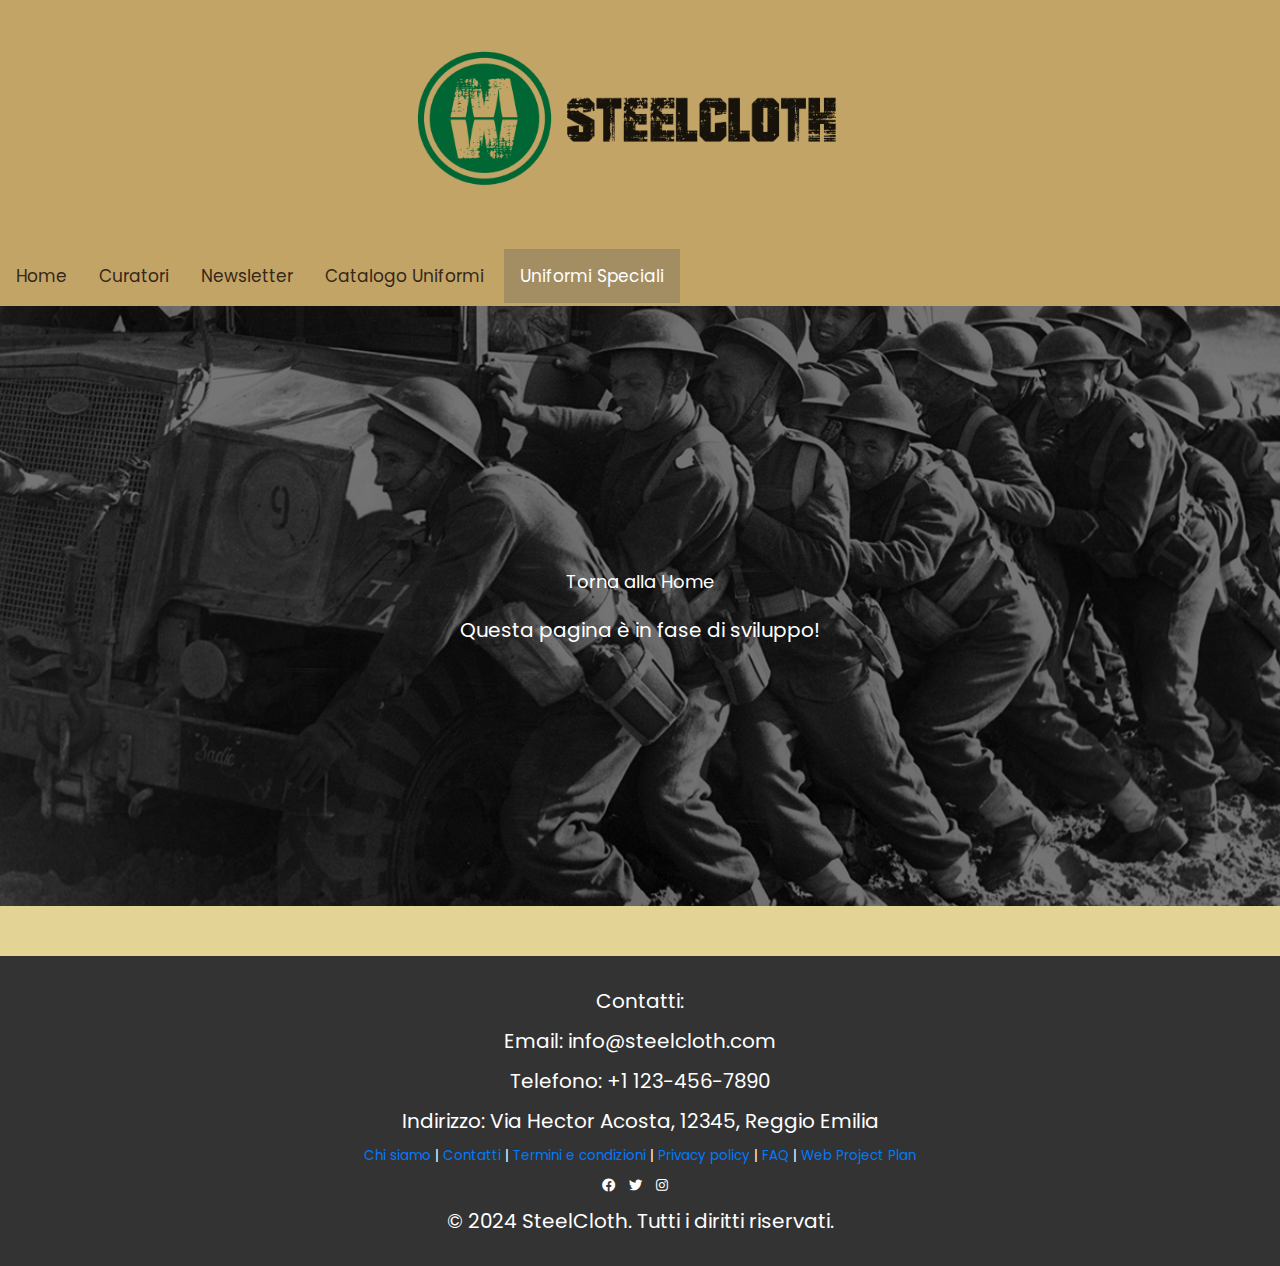
<file: paginaincompleta2.html>
<!DOCTYPE html>
<html lang="it">
<head>
<title>SteelCloth</title>
<meta name="viewport" content="width=device-width, initial-scale=1.0">
<link rel="stylesheet" href="style/styles.css">
<link rel="stylesheet" href="https://fonts.googleapis.com/css2?family=Poppins:wght@300;400;500;600;700&display=swap">
<link rel="stylesheet" href="https://cdnjs.cloudflare.com/ajax/libs/font-awesome/5.15.4/css/all.min.css">
<script src="common.js"></script>
<link rel="schema.DC" href="http://purl.org/dc/elements/1.1/"/>
<META NAME="DC.Title" CONTENT="SteelCloth"/>
<META NAME="DC.Creator" CONTENT="Eric Taccucci"/>
<META NAME="DC.Subject" CONTENT="Catalogo di uniformi militari della Seconda Guerra Mondiale"/>
<META NAME="DC.Description" CONTENT="Sito web specializzato nella raccolta e spiegazione delle uniformi militari della Seconda Guerra Mondiale"/>
<META NAME="DC.Publisher" CONTENT="Eric Taccucci"/>
<META NAME="DC.Type" CONTENT="Catalogo digitale"/>
<META NAME="DC.Format" CONTENT="Sito Web"/>
<META NAME="DC.Identifier" CONTENT="Riferimento univoco alla risorsa nell’ambito di un
dato contesto (URI)"/>
<META NAME="DC.Language" CONTENT="Italiano"/>
</head>
<body>

<!--header-->
<header>
  <div class="logo">
      <img src="./images/steelclothtrasparentelogo.png" alt="Logo">
  </div>
</header>


<!--topnav-->
<div class="topnav">
    <a href="index.html">Home</a>
    <div class="dropdown">
      <a href="#catalogo%20uniformi" class="dropbtn">Catalogo Uniformi</a>
      <div class="dropdown-content">
        <a href="paginaincompleta.html">Catalogo Stati Uniti</a>
        <a href="catalogo.html" class="btn">Catalogo Terzo Reich</a>
        <a href="paginaincompleta.html" class="btn">Catalogo Regno d'Italia</a>
        <a href="paginaincompleta.html" class="btn">Catalogo Impero Giapponese</a>
        <a href="paginaincompleta.html" class="btn">Catalogo Regno Unito</a>
        <a href="paginaincompleta.html" class="btn">Catalogo U.R.S.S.</a>
        <a href="paginaincompleta.html" class="btn">Catalogo Francia</a>
        <a href="paginaincompleta.html" class="btn">Catalogo Ungheria</a>
        <a href="paginaincompleta.html" class="btn">Catalogo Romania</a>
      </div>
    </div>
    <div class="dropdown">
      <a class="active" href="#uniformi%speciali">Uniformi Speciali</a>
      <div class="dropdown-content">
        <a href="paginaincompleta2.html" class="btn">Fronte Occidentale</a>
        <a href="paginaincompleta2.html" class="btn">Fronte Orientale</a>
        <a href="paginaincompleta2.html" class="btn">Nord Africa</a>
        <a href="paginaincompleta2.html" class="btn">Africa Orientale</a>
        <a href="paginaincompleta2.html" class="btn">Pacifico</a>
      </div>
    </div>
    <a href="paginaincompleta3.html" class="btn">Curatori</a>
    <a href="newsletter.html">Newsletter</a>
  </div>
 


</div>

<!--hero-->
<div class="hero-image2">
  <div class="hero-text">
    <ul class="breadcrumb">
      <li><a href="index.html">Torna alla Home</a></li>
    </ul>
  <p>Questa pagina è in fase di sviluppo!</p>
  </div>
</div>

<footer>
  <div class="footer-content">
    <p>Contatti:</p>
    <p>Email: info@steelcloth.com</p>
    <p>Telefono: +1 123-456-7890</p>
    <p>Indirizzo: Via Hector Acosta, 12345, Reggio Emilia</p>
    <div class="footer-links">
      <a href="/chi-siamo" style="color: #007bff;">Chi siamo</a> |
      <a href="/contatti" style="color: #007bff;">Contatti</a> |
      <a href="/termini-e-condizioni" style="color: #007bff;">Termini e condizioni</a> |
      <a href="/privacy-policy" style="color: #007bff;">Privacy policy</a> |
      <a href="/faq" style="color: #007bff;">FAQ</a> |
      <a href="style/wpp.html" style="color: #007bff;">Web Project Plan</a>
    </div>
    <div class="social-media">
      <a href="https://www.facebook.com/example"><i class="fab fa-facebook"></i></a>
      <a href="https://twitter.com/example"><i class="fab fa-twitter"></i></a>
      <a href="https://www.instagram.com/example"><i class="fab fa-instagram"></i></a>
    </div>
    <p>&copy; 2024 SteelCloth. Tutti i diritti riservati.</p>
  </div>
</footer>
</file>
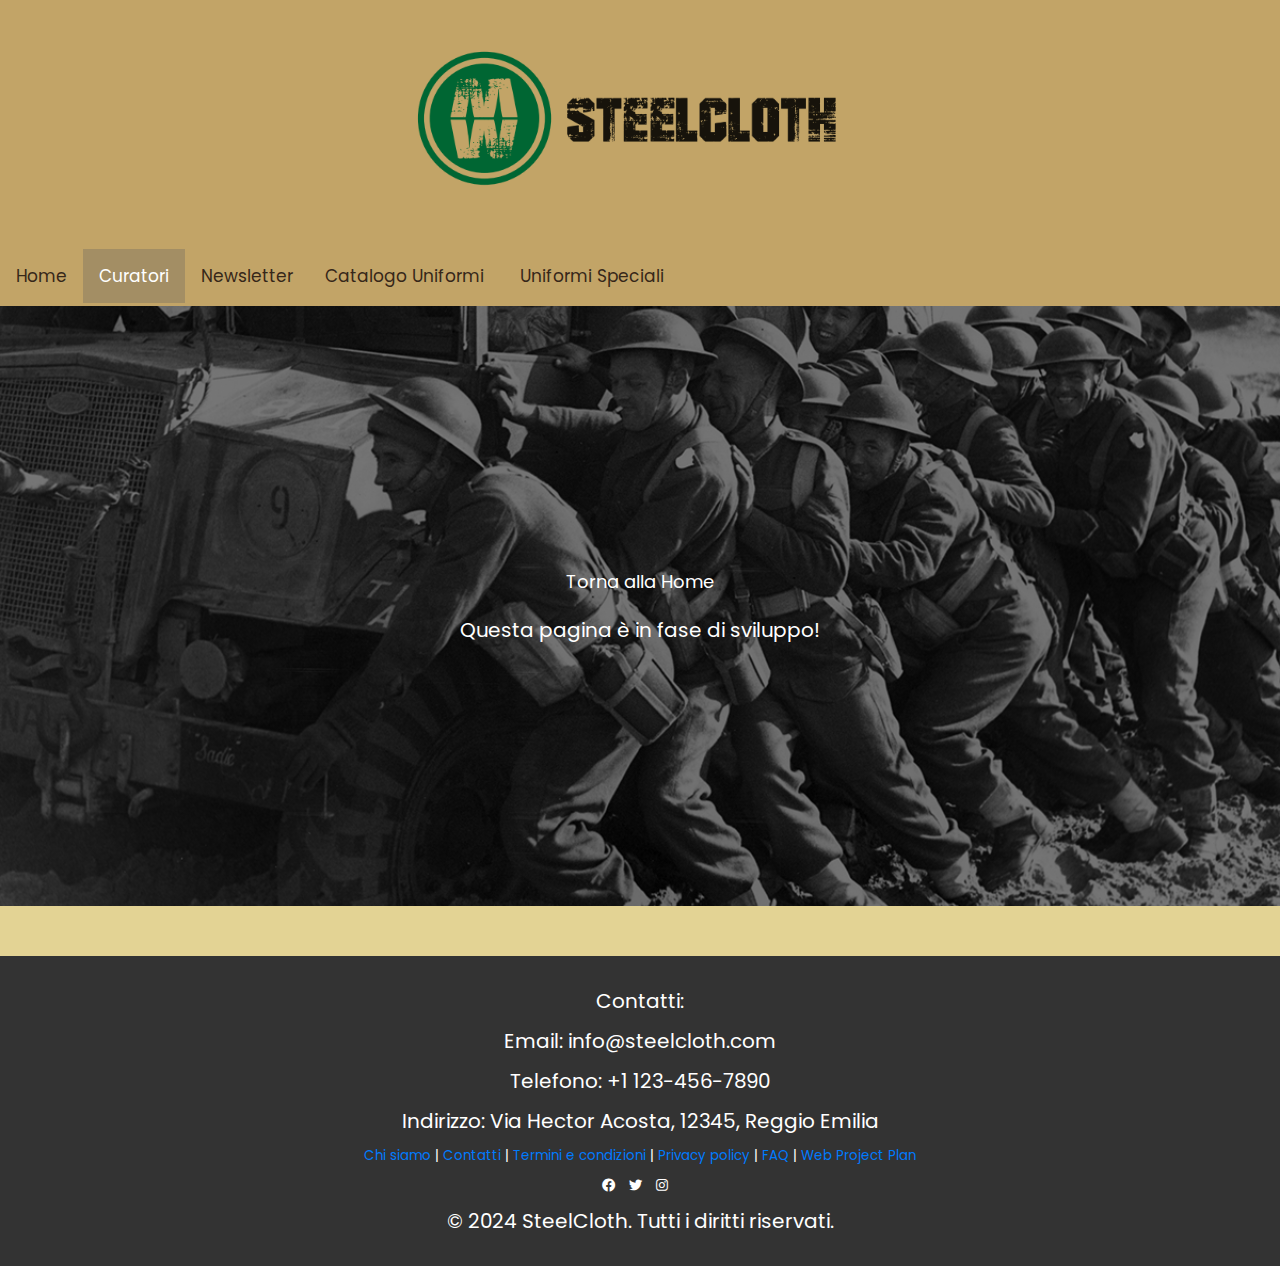
<file: paginaincompleta3.html>
<!DOCTYPE html>
<html lang="it">
<head>
<title>SteelCloth</title>
<meta name="viewport" content="width=device-width, initial-scale=1.0">
<link rel="stylesheet" href="style/styles.css">
<link rel="stylesheet" href="https://fonts.googleapis.com/css2?family=Poppins:wght@300;400;500;600;700&display=swap">
<link rel="stylesheet" href="https://cdnjs.cloudflare.com/ajax/libs/font-awesome/5.15.4/css/all.min.css">
<script src="common.js"></script>
<link rel="schema.DC" href="http://purl.org/dc/elements/1.1/"/>
<META NAME="DC.Title" CONTENT="SteelCloth"/>
<META NAME="DC.Creator" CONTENT="Eric Taccucci"/>
<META NAME="DC.Subject" CONTENT="Catalogo di uniformi militari della Seconda Guerra Mondiale"/>
<META NAME="DC.Description" CONTENT="Sito web specializzato nella raccolta e spiegazione delle uniformi militari della Seconda Guerra Mondiale"/>
<META NAME="DC.Publisher" CONTENT="Eric Taccucci"/>
<META NAME="DC.Type" CONTENT="Catalogo digitale"/>
<META NAME="DC.Format" CONTENT="Sito Web"/>
<META NAME="DC.Identifier" CONTENT="Riferimento univoco alla risorsa nell’ambito di un
dato contesto (URI)"/>
<META NAME="DC.Language" CONTENT="Italiano"/>
</head>
<body>

<!--header-->
<header>
  <div class="logo">
      <img src="./images/steelclothtrasparentelogo.png" alt="Logo">
  </div>
</header>


<!--topnav-->
<div class="topnav">
    <a href="index.html">Home</a>
    <div class="dropdown">
      <a href="#catalogo%20uniformi" class="dropbtn">Catalogo Uniformi</a>
      <div class="dropdown-content">
        <a href="paginaincompleta.html">Catalogo Stati Uniti</a>
        <a href="catalogo.html" class="btn">Catalogo Terzo Reich</a>
        <a href="paginaincompleta.html" class="btn">Catalogo Regno d'Italia</a>
        <a href="paginaincompleta.html" class="btn">Catalogo Impero Giapponese</a>
        <a href="paginaincompleta.html" class="btn">Catalogo Regno Unito</a>
        <a href="paginaincompleta.html" class="btn">Catalogo U.R.S.S.</a>
        <a href="paginaincompleta.html" class="btn">Catalogo Francia</a>
        <a href="paginaincompleta.html" class="btn">Catalogo Ungheria</a>
        <a href="paginaincompleta.html" class="btn">Catalogo Romania</a>
      </div>
    </div>
    <div class="dropdown">
      <a href="#uniformi%speciali">Uniformi Speciali</a>
      <div class="dropdown-content">
        <a href="paginaincompleta2.html" class="btn">Fronte Occidentale</a>
        <a href="paginaincompleta2.html" class="btn">Fronte Orientale</a>
        <a href="paginaincompleta2.html" class="btn">Nord Africa</a>
        <a href="paginaincompleta2.html" class="btn">Africa Orientale</a>
        <a href="paginaincompleta2.html" class="btn">Pacifico</a>
      </div>
    </div>
    <a class="active" href="paginaincompleta3.html" class="btn">Curatori</a>
    <a href="newsletter.html">Newsletter</a>
  </div>
 


</div>

<!--hero-->
<div class="hero-image2">
  <div class="hero-text">
    <ul class="breadcrumb">
      <li><a href="index.html">Torna alla Home</a></li>
    </ul>
  <p>Questa pagina è in fase di sviluppo!</p>
  </div>
</div>

<footer>
  <div class="footer-content">
    <p>Contatti:</p>
    <p>Email: info@steelcloth.com</p>
    <p>Telefono: +1 123-456-7890</p>
    <p>Indirizzo: Via Hector Acosta, 12345, Reggio Emilia</p>
    <div class="footer-links">
      <a href="/chi-siamo" style="color: #007bff;">Chi siamo</a> |
      <a href="/contatti" style="color: #007bff;">Contatti</a> |
      <a href="/termini-e-condizioni" style="color: #007bff;">Termini e condizioni</a> |
      <a href="/privacy-policy" style="color: #007bff;">Privacy policy</a> |
      <a href="/faq" style="color: #007bff;">FAQ</a> |
      <a href="style/wpp.html" style="color: #007bff;">Web Project Plan</a>
    </div>
    <div class="social-media">
      <a href="https://www.facebook.com/example"><i class="fab fa-facebook"></i></a>
      <a href="https://twitter.com/example"><i class="fab fa-twitter"></i></a>
      <a href="https://www.instagram.com/example"><i class="fab fa-instagram"></i></a>
    </div>
    <p>&copy; 2024 SteelCloth. Tutti i diritti riservati.</p>
  </div>
</footer>
</file>
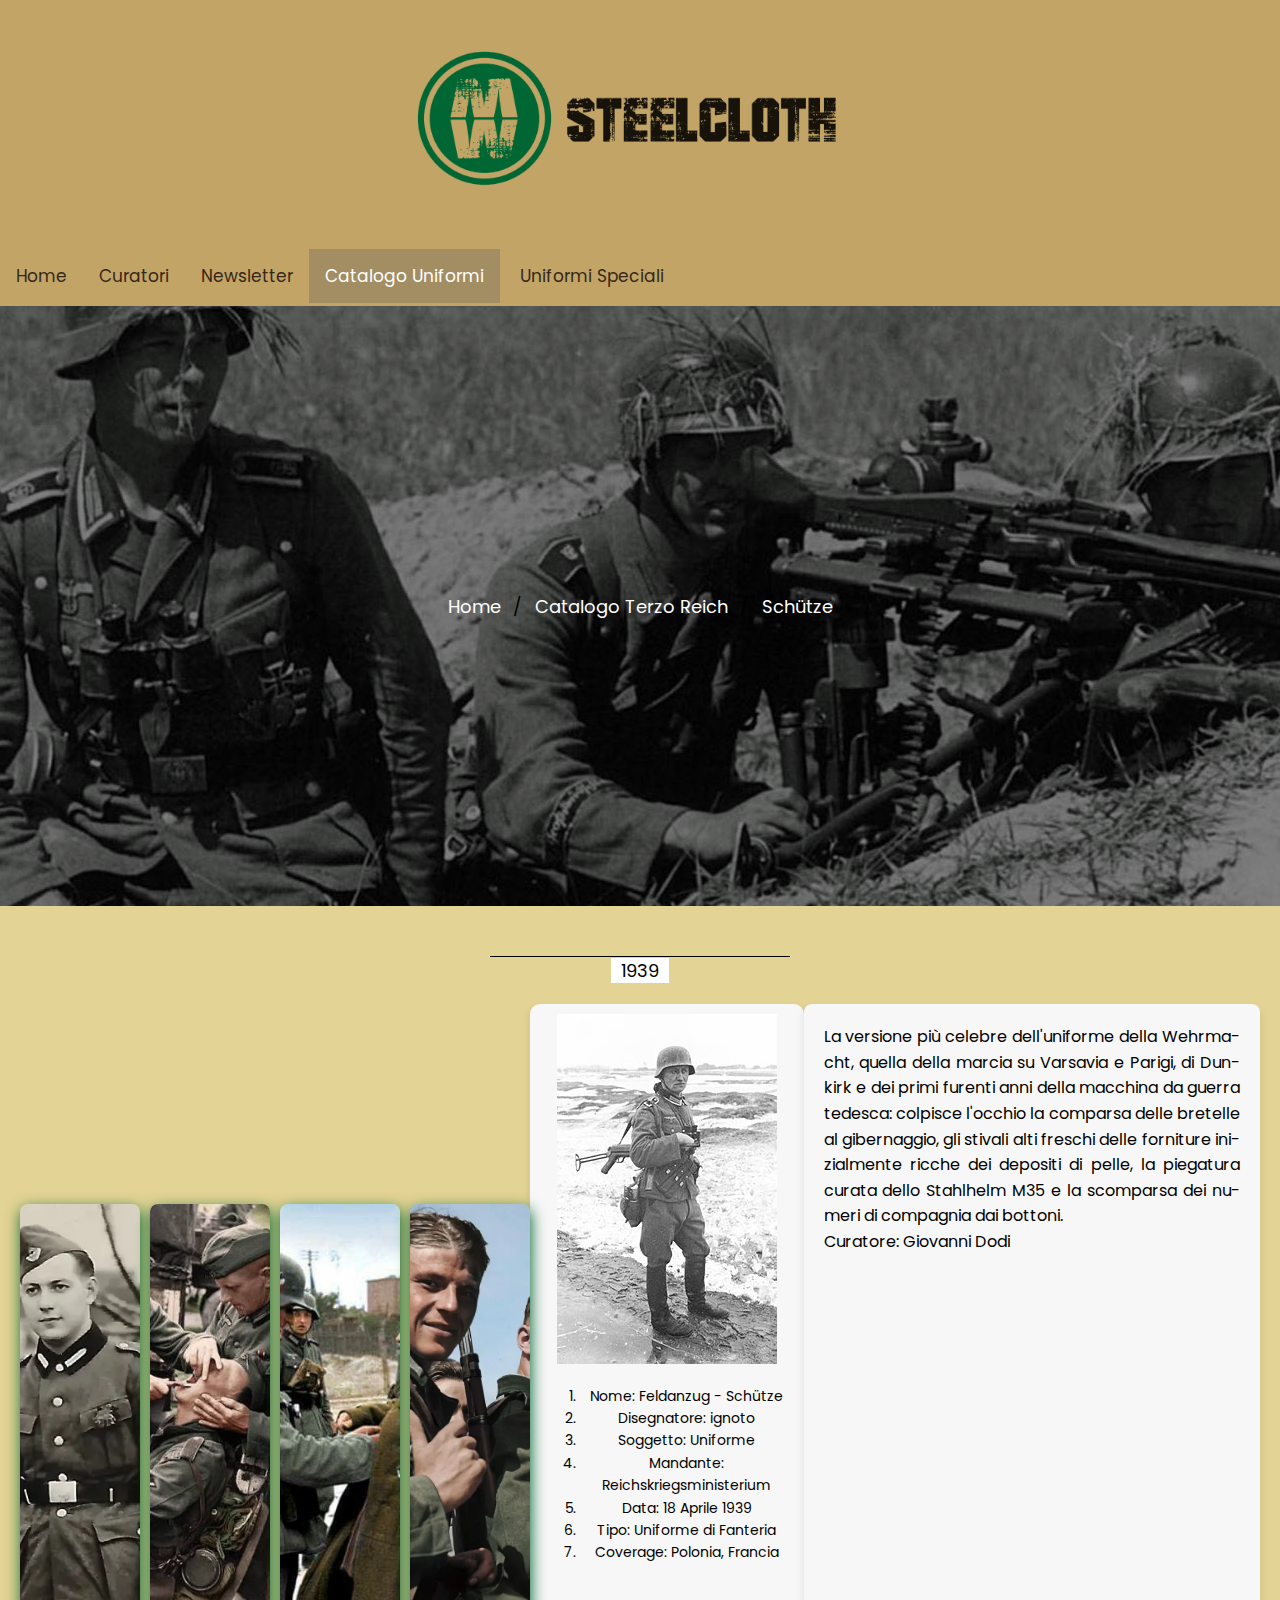
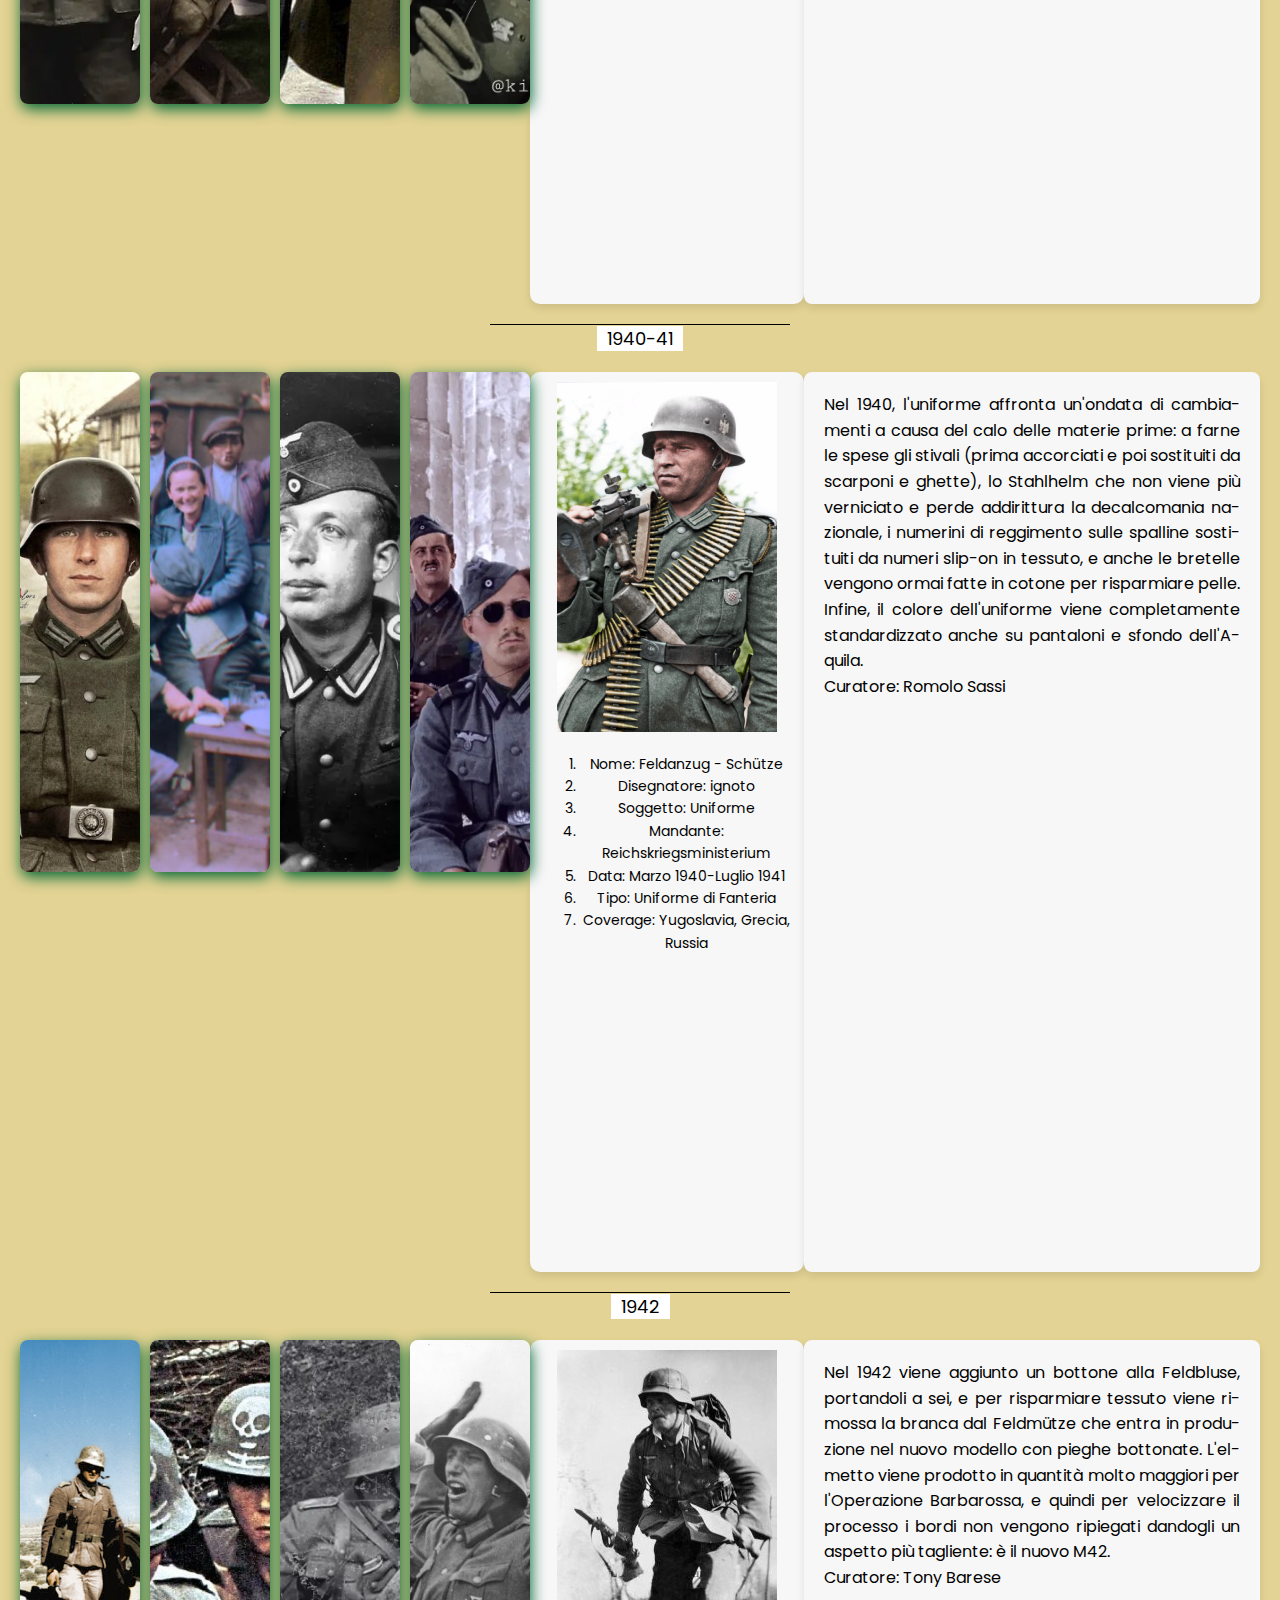
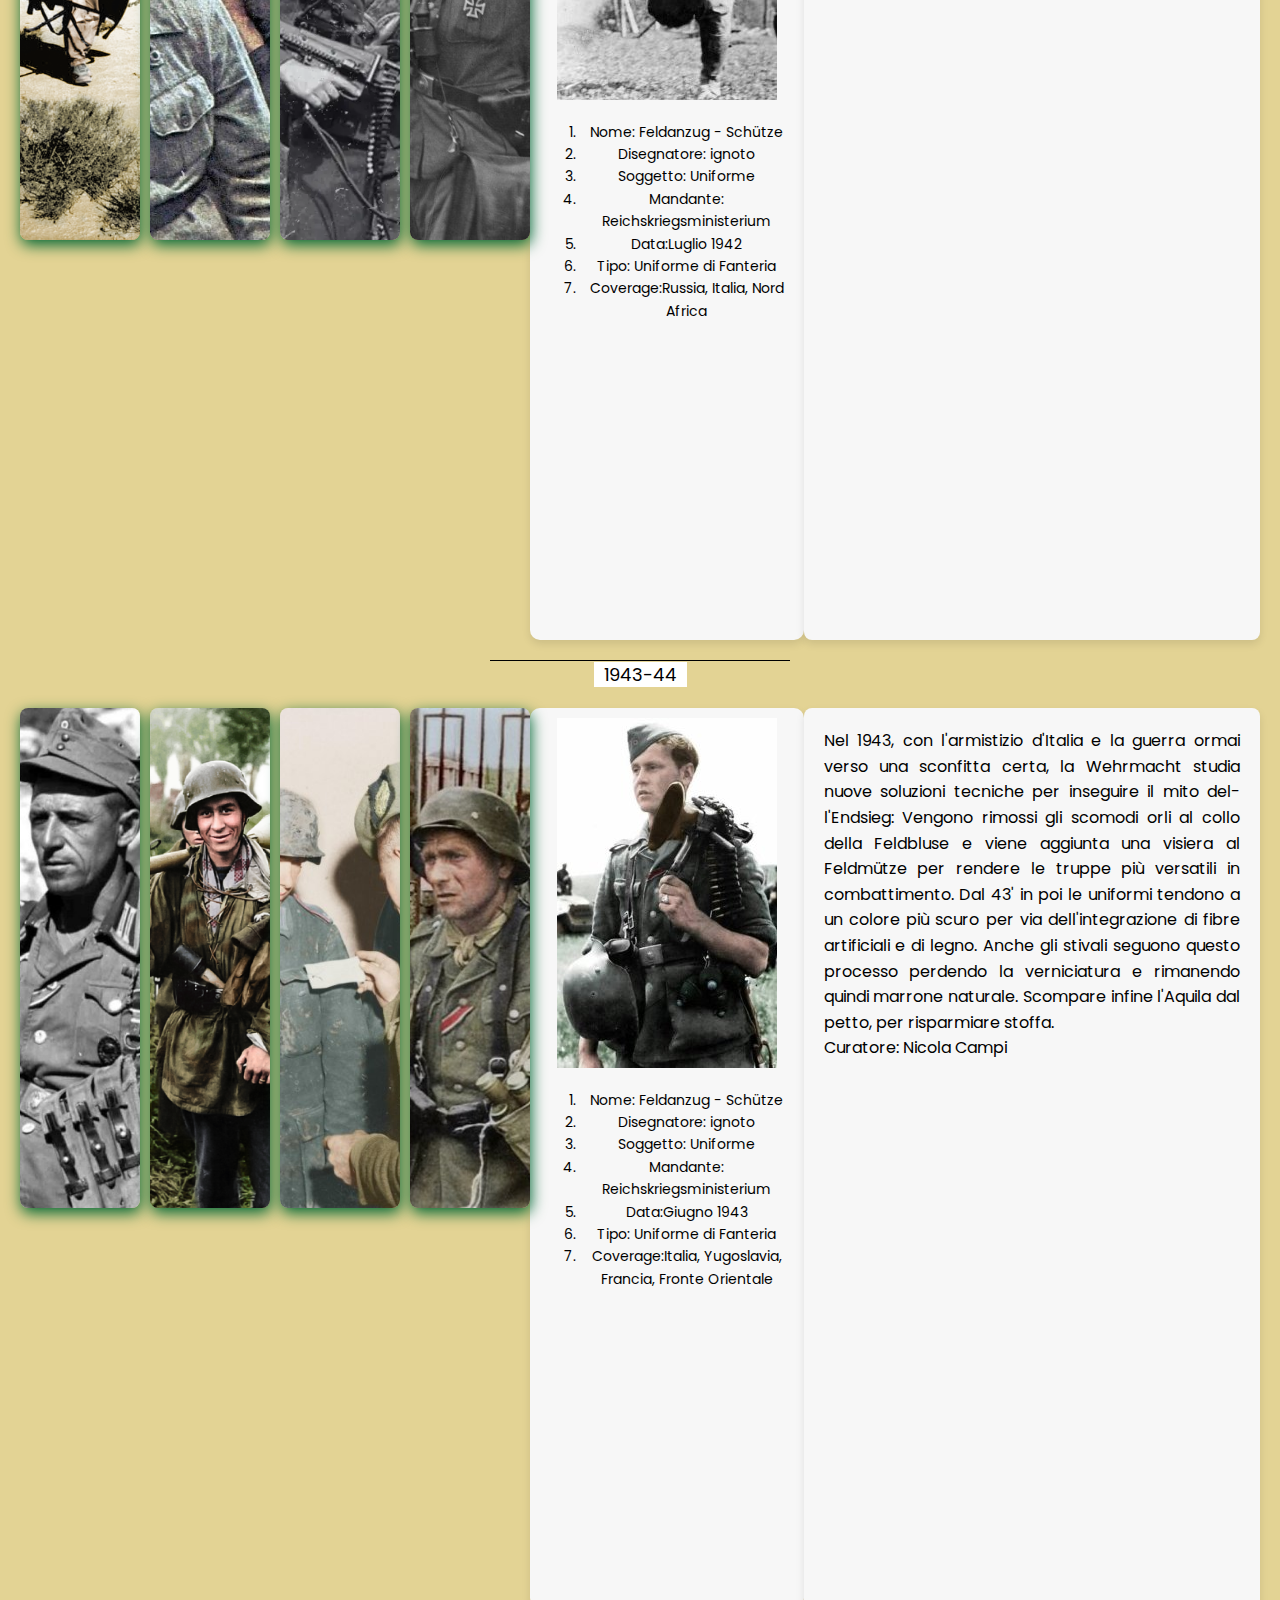
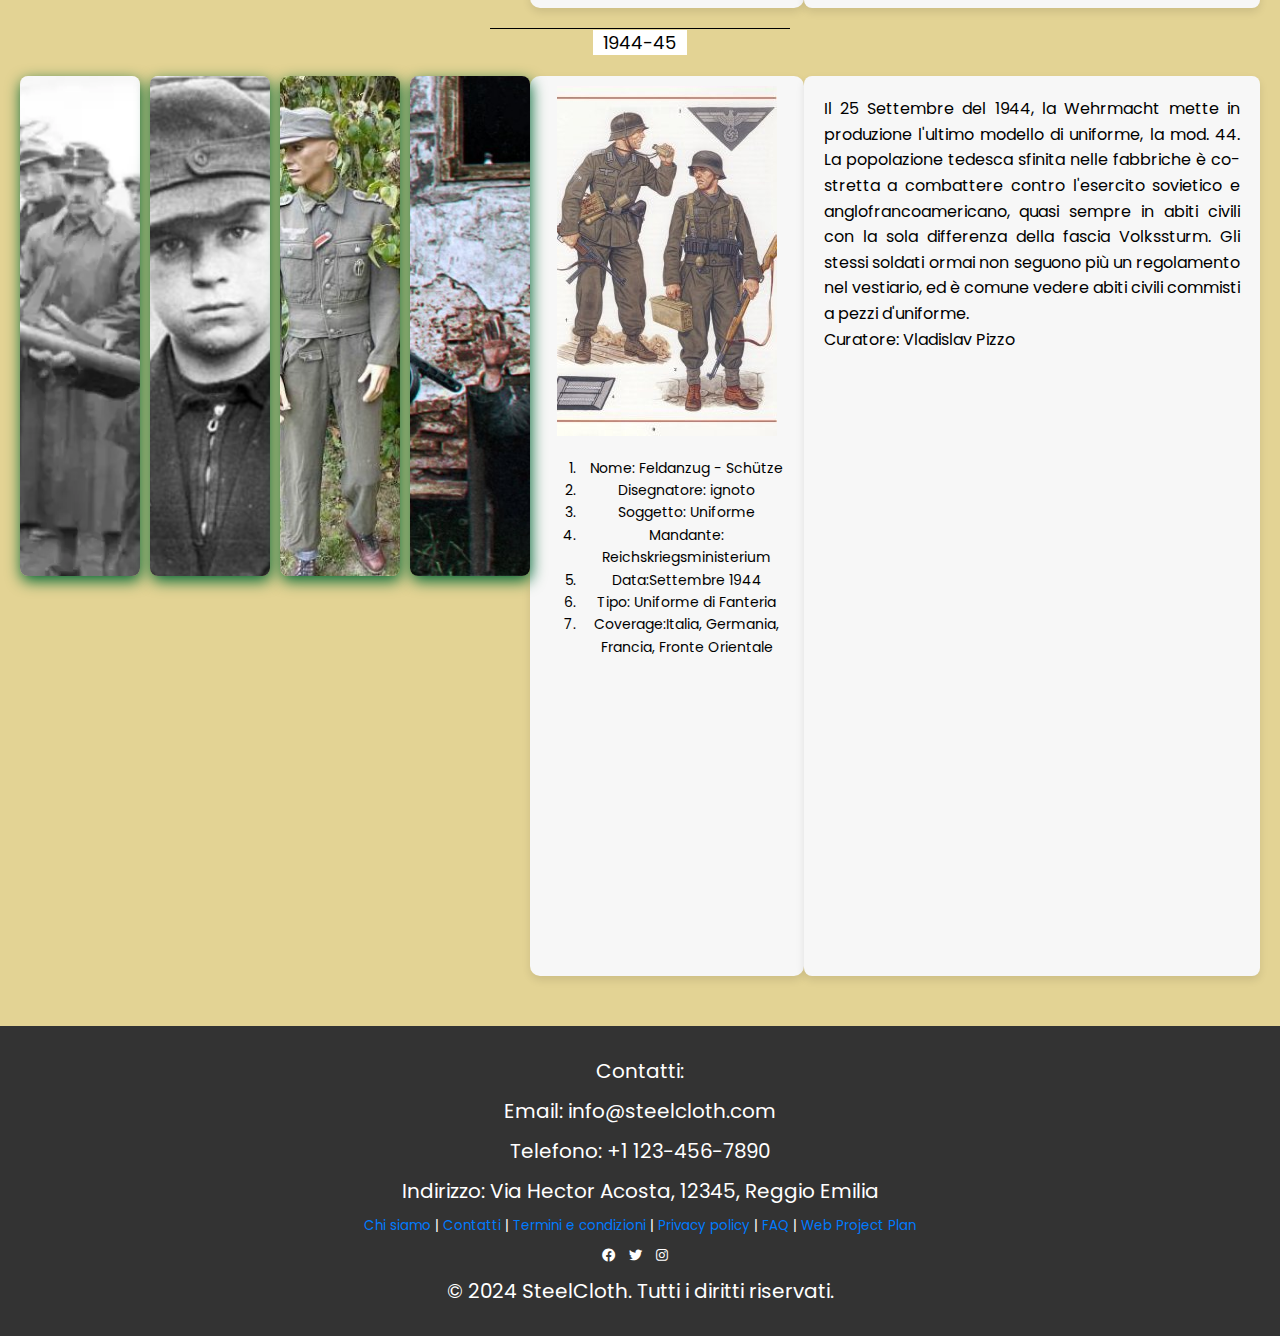
<file: schutze.html>
<!DOCTYPE html>
<html lang="it">
<head>
    <title>SteelCloth</title>
    <meta name="viewport" content="width=device-width, initial-scale=1.0">
    <link rel="stylesheet" href="style/styles.css">
    <link rel="stylesheet" href="https://fonts.googleapis.com/css2?family=Poppins:wght@300;400;500;600;700&display=swap">
    <link rel="stylesheet" href="https://cdnjs.cloudflare.com/ajax/libs/font-awesome/5.15.4/css/all.min.css">
    <script src="common.js"></script>
    <link rel="schema.DC" href="http://purl.org/dc/elements/1.1/"/>
    <META NAME="DC.Title" CONTENT="SteelCloth"/>
    <META NAME="DC.Creator" CONTENT="Eric Taccucci"/>
    <META NAME="DC.Subject" CONTENT="Catalogo di uniformi militari della Seconda Guerra Mondiale"/>
    <META NAME="DC.Description" CONTENT="Sito web specializzato nella raccolta e spiegazione delle uniformi militari della Seconda Guerra Mondiale"/>
    <META NAME="DC.Publisher" CONTENT="Eric Taccucci"/>
    <META NAME="DC.Type" CONTENT="Catalogo digitale"/>
    <META NAME="DC.Format" CONTENT="Sito Web"/>
    <META NAME="DC.Identifier" CONTENT="Riferimento univoco alla risorsa nell’ambito di un dato contesto (URI)"/>
    <META NAME="DC.Language" CONTENT="Italiano"/>
</head>

<body>

<!--header-->
<header>
    <div class="logo">
        <img src="./images/steelclothtrasparentelogo.png" alt="Logo">
    </div>
</header>

<!--topnav-->
<div class="topnav">
    <a href="index.html">Home</a>
    <div class="dropdown">
      <a class="active" href="#catalogo%20uniformi" class="dropbtn">Catalogo Uniformi</a>
      <div class="dropdown-content">
        <a href="paginaincompleta.html">Catalogo Stati Uniti</a>
        <a href="catalogo.html" class="btn">Catalogo Terzo Reich</a>
        <a href="paginaincompleta.html" class="btn">Catalogo Regno d'Italia</a>
        <a href="paginaincompleta.html" class="btn">Catalogo Impero Giapponese</a>
        <a href="paginaincompleta.html" class="btn">Catalogo Regno Unito</a>
        <a href="paginaincompleta.html" class="btn">Catalogo U.R.S.S.</a>
        <a href="paginaincompleta.html" class="btn">Catalogo Francia</a>
        <a href="paginaincompleta.html" class="btn">Catalogo Ungheria</a>
        <a href="paginaincompleta.html" class="btn">Catalogo Romania</a>
      </div>
    </div>
    <div class="dropdown">
      <a href="#uniformi%speciali">Uniformi Speciali</a>
      <div class="dropdown-content">
        <a href="paginaincompleta2.html" class="btn">Fronte Occidentale</a>
        <a href="paginaincompleta2.html" class="btn">Fronte Orientale</a>
        <a href="paginaincompleta2.html" class="btn">Nord Africa</a>
        <a href="paginaincompleta2.html" class="btn">Africa Orientale</a>
        <a href="paginaincompleta2.html" class="btn">Pacifico</a>
      </div>
    </div>
    <a href="paginaincompleta3.html" class="btn">Curatori</a>
    <a href="newsletter.html">Newsletter</a>
  </div>
<!--hero-->
<div class="hero-image4">
    <div class="hero-text">
        <ul class="breadcrumb">
            <li><a href="index.html">Home</a></li>
            <li><a href="catalogo.html">Catalogo Terzo Reich</a></li>
            <li>Schütze</li>
        </ul>
    </div>
</div>

<!--contenuto-->
<div class="divider">
    <hr>
    <span>1939</span>
  </div>
<div class="linea-contenuto">
    <div class="nuovo-catalogo"> 
        <div class="container">
            <div>
                <div class="content">Infermiere Ausiliario Norvegese</div>
            </div>
            <div>
                <div class="content">Schuetze cura i denti a un soldato scelto</div>
            </div>
            <div>
                <div class="content">Schuetze arrestano un soldato polacco</div>
            </div>
            <div>
                <div class="content">Acconciature nel 1939</div>
            </div>
        </div>
    </div>

    <div class="scheda-contenuto">
        <img src="./images/schutze-1939.jpg" alt="Der Schutze, 1939">
        <ol>
            <li><span>Nome:</span> Feldanzug - Schütze</li>
            <li><span>Disegnatore:</span> ignoto</li>
            <li><span>Soggetto:</span> Uniforme</li>
            <li><span>Mandante:</span> Reichskriegsministerium</li>
            <li><span>Data:</span> 18 Aprile 1939</li>
            <li><span>Tipo:</span> Uniforme di Fanteria</li>
            <li><span>Coverage:</span> Polonia, Francia</li>
        </ol>
    </div>

    <div class="descrizione-box">
        La versione più celebre dell'uniforme della Wehrmacht, quella della marcia su Varsavia e Parigi, di Dunkirk e dei primi furenti anni della macchina da guerra tedesca: colpisce l'occhio la comparsa delle bretelle al gibernaggio, gli stivali alti freschi delle forniture inizialmente ricche dei depositi di pelle, la piegatura curata dello Stahlhelm M35 e la scomparsa dei numeri di compagnia dai bottoni. <br> Curatore: Giovanni Dodi
    </div>

</div>


<div class="divider">
    <hr>
    <span>1940-41</span>
  </div>
<div class="linea-contenuto">
    <div class="nuovo-catalogo2"> 
        <div class="container">
            <div>
                <div class="content">Schütze posa per una foto, Yugoslavia</div>
            </div>
            <div>
                <div class="content">Schützen cenano con i locali, Bosnia</div>
            </div>
            <div>
                <div class="content">Feldmütze con branca bianca</div>
            </div>
            <div>
                <div class="content">numeri slip-on in tessuto sulle spalline, Grecia.</div>
            </div>
        </div>
    </div>

    <div class="scheda-contenuto">
        <img src="./images/schutze-1940.png" alt="Der Schutze, 1940">
        <ol>
            <li><span>Nome:</span> Feldanzug - Schütze</li>
            <li><span>Disegnatore:</span> ignoto</li>
            <li><span>Soggetto:</span> Uniforme</li>
            <li><span>Mandante:</span> Reichskriegsministerium</li>
            <li><span>Data:</span> Marzo 1940-Luglio 1941</li>
            <li><span>Tipo:</span> Uniforme di Fanteria</li>
            <li><span>Coverage:</span> Yugoslavia, Grecia, Russia</li>
        </ol>
    </div>
 
    <div class="descrizione-box">
        Nel 1940, l'uniforme affronta un'ondata di cambiamenti a causa del calo delle materie prime: a farne le spese gli stivali (prima accorciati e poi sostituiti da scarponi e ghette), lo Stahlhelm che non viene più verniciato e perde addirittura la decalcomania nazionale,  i numerini di reggimento sulle spalline sostituiti da numeri slip-on in tessuto, e anche le bretelle vengono ormai fatte in cotone per risparmiare pelle. Infine, il colore dell'uniforme viene completamente standardizzato anche su pantaloni e sfondo dell'Aquila. <br>Curatore: Romolo Sassi
    </div>

</div>

<div class="divider">
    <hr>
    <span>1942</span>
  </div>
<div class="linea-contenuto">
    <div class="nuovo-catalogo3"> 
        <div class="container">
            <div>
                <div class="content">Schütze degli Afrika Korps</div>
            </div>
            <div>
                <div class="content">Stahlhelm dipinti con teschi, Russia</div>
            </div>
            <div>
                <div class="content">Mitragliere con il nuovo Stahlhelm M42</div>
            </div>
            <div>
                <div class="content">Schütze si arrende, Russia</div>
            </div>
        </div>
    </div>

    <div class="scheda-contenuto">
        <img src="./images/schutze-1942.jpg" alt="Der Schutze, 1943">
        <ol>
            <li><span>Nome:</span> Feldanzug - Schütze</li>
            <li><span>Disegnatore:</span> ignoto</li>
            <li><span>Soggetto:</span> Uniforme</li>
            <li><span>Mandante:</span> Reichskriegsministerium</li>
            <li><span>Data:</span>Luglio 1942</li>
            <li><span>Tipo:</span> Uniforme di Fanteria</li>
            <li><span>Coverage:</span>Russia, Italia, Nord Africa</li>
        </ol>
    </div>
 
    <div class="descrizione-box">
        Nel 1942 viene aggiunto un bottone alla Feldbluse, portandoli a sei, e per risparmiare tessuto viene rimossa la branca dal Feldmütze che entra in produzione nel nuovo modello con pieghe bottonate. L'elmetto viene prodotto in quantità molto maggiori per l'Operazione Barbarossa, e quindi per velocizzare il processo i bordi non vengono ripiegati dandogli un aspetto più tagliente: è il nuovo M42. <br>Curatore: Tony Barese
    </div>

</div>

<div class="divider">
    <hr>
    <span>1943-44</span>
  </div>
<div class="linea-contenuto">
    <div class="nuovo-catalogo4"> 
        <div class="container">
            <div>
                <div class="content">Alpino con il nuovo Feldmütze M43</div>
            </div>
            <div>
                <div class="content">Panzergrenadiere della Hermann Goering con Panzerfaust, Italia</div>
            </div>
            <div>
                <div class="content">Soldato inglese ispeziona prigionieri artiglieri, Normandia 1944. Si noti la nuova Feldbluse</div>
            </div>
            <div>
                <div class="content">Veterano stremato dalla ritirata di Russia</div>
            </div>
        </div>
    </div>

    <div class="scheda-contenuto">
        <img src="./images/schutze-1943.jpg" alt="Der Schutze, 1943">
        <ol>
            <li><span>Nome:</span> Feldanzug - Schütze</li>
            <li><span>Disegnatore:</span> ignoto</li>
            <li><span>Soggetto:</span> Uniforme</li>
            <li><span>Mandante:</span> Reichskriegsministerium</li>
            <li><span>Data:</span>Giugno 1943</li>
            <li><span>Tipo:</span> Uniforme di Fanteria</li>
            <li><span>Coverage:</span>Italia, Yugoslavia, Francia, Fronte Orientale</li>
        </ol>
    </div>
 
    <div class="descrizione-box">
        Nel 1943, con l'armistizio d'Italia e la guerra ormai verso una sconfitta certa, la Wehrmacht studia nuove soluzioni tecniche per inseguire il mito dell'Endsieg: Vengono rimossi gli scomodi orli al collo della Feldbluse e viene aggiunta una visiera al Feldmütze per rendere le truppe più versatili in combattimento. Dal 43' in poi le uniformi tendono a un colore più scuro per via dell'integrazione di fibre artificiali e di legno. Anche gli stivali seguono questo processo perdendo la verniciatura e rimanendo quindi marrone naturale. Scompare infine l'Aquila dal petto, per risparmiare stoffa. <br>Curatore: Nicola Campi
    </div>

</div>

<div class="divider">
    <hr>
    <span>1944-45</span>
  </div>
<div class="linea-contenuto">
    <div class="nuovo-catalogo5"> 
        <div class="container">
            <div>
                <div class="content">Un anziano viene addestrato all'uso del Panzerfaust</div>
            </div>
            <div>
                <div class="content">Primo piano di un bambino combattente nella Volkssturm</div>
            </div>
            <div>
                <div class="content">Manichino con la nuova camicia corta M44 in Feldgrau chiaro</div>
            </div>
            <div>
                <div class="content">Schütze tedesco catturato da un russo</div>
            </div>
        </div>
    </div>

    <div class="scheda-contenuto">
        <img src="./images/schutze-1944.jpg" alt="Der Schutze, 1943">
        <ol>
            <li><span>Nome:</span> Feldanzug - Schütze</li>
            <li><span>Disegnatore:</span> ignoto</li>
            <li><span>Soggetto:</span> Uniforme</li>
            <li><span>Mandante:</span> Reichskriegsministerium</li>
            <li><span>Data:</span>Settembre 1944</li>
            <li><span>Tipo:</span> Uniforme di Fanteria</li>
            <li><span>Coverage:</span>Italia, Germania, Francia, Fronte Orientale</li>
        </ol>
    </div>
 
    <div class="descrizione-box">
        Il 25 Settembre del 1944, la Wehrmacht mette in produzione l'ultimo modello di uniforme, la mod. 44. La popolazione tedesca sfinita nelle fabbriche è costretta a combattere contro l'esercito sovietico e anglofrancoamericano, quasi sempre in abiti civili con la sola differenza della fascia Volkssturm. Gli stessi soldati ormai non seguono più un regolamento nel vestiario, ed è comune vedere abiti civili commisti a pezzi d'uniforme. <br>Curatore: Vladislav Pizzo
    </div>

</div>



<footer>
    <div class="footer-content">
      <p>Contatti:</p>
      <p>Email: info@steelcloth.com</p>
      <p>Telefono: +1 123-456-7890</p>
      <p>Indirizzo: Via Hector Acosta, 12345, Reggio Emilia</p>
      <div class="footer-links">
        <a href="/chi-siamo" style="color: #007bff;">Chi siamo</a> |
        <a href="/contatti" style="color: #007bff;">Contatti</a> |
        <a href="/termini-e-condizioni" style="color: #007bff;">Termini e condizioni</a> |
        <a href="/privacy-policy" style="color: #007bff;">Privacy policy</a> |
        <a href="/faq" style="color: #007bff;">FAQ</a> |
        <a href="style/wpp.html" style="color: #007bff;">Web Project Plan</a>
      </div>
      <div class="social-media">
        <a href="https://www.facebook.com/example"><i class="fab fa-facebook"></i></a>
        <a href="https://twitter.com/example"><i class="fab fa-twitter"></i></a>
        <a href="https://www.instagram.com/example"><i class="fab fa-instagram"></i></a>
      </div>
      <p>&copy; 2024 SteelCloth. Tutti i diritti riservati.</p>
    </div>
  </footer>
  
</body>
</html>
</file>
<file: style/styles.css>
/*CLASSI TESTO*/

body {
  background-color: #e3d394;
  margin: 0;
  font-family: 'Poppins' , sans-serif;
}


header {
  background-color: #c2a467; 
  display: flex; 
  justify-content: center; 
  align-items: center; 
  padding: 20px 0; 
}

.logo img {
  max-width: 550px; 
  max-height: 100%; 
  margin-right: auto;
}


h3 {
  font-family: 'Poppins' , sans-serif;
}


p {
   font-family: 'Poppins' , sans-serif;font-size: 20px;
    margin: 10px 0;
}

.p-wpp {
  font-family: 'Poppins' , sans-serif;font-size: 20px;
  font-weight: bold;
}

body .p2 {
  margin-bottom: 50px;
  margin-left: 200px;
  margin-right: 200px;
  font-size: 17px;
  text-align: center;
  font-family: 'Poppins' , sans-serif;font-size: 17px;

}

body .p3 {
  font-size: 20px;
  color: #006633;
  font-weight: bold;
  margin-left: auto;
  margin-right: auto;
  margin-bottom: 25px;
}

* {box-sizing:border-box}

.center {
  text-align: center;
  font-family:'Poppins' , sans-serif;font-size: 17px;
}

/*CLASSE HERO*/

.hero-image { 
  background-image: linear-gradient(rgba(0, 0, 0, 0.5), rgba(0, 0, 0, 0.5)), url("../images/troopsmarching.jpg");
  height: 600px;
  background-position: center;
  background-repeat: no-repeat;
  background-size: cover;
  position: relative;
  margin-bottom: 50px;
  margin-top: -4px;
}

.hero-image2 { 
  background-image: linear-gradient(rgba(0, 0, 0, 0.5), rgba(0, 0, 0, 0.5)), url("../images/paginaincompleta.jpg");
  height: 600px;
  background-position: center;
  background-repeat: no-repeat;
  background-size: cover;
  position: relative;
  margin-bottom: 50px;
  margin-top: -4px;
}

.hero-image3 { 
  background-image: linear-gradient(rgba(0, 0, 0, 0.5), rgba(0, 0, 0, 0.5)), url("../images/wehrmachthero.jpg");
  height: 600px;
  background-position: center;
  background-repeat: no-repeat;
  background-size: cover;
  position: relative;
  margin-bottom: 50px;
  margin-top: -4px;
}

.hero-image4 { 
  background-image: linear-gradient(rgba(0, 0, 0, 0.5), rgba(0, 0, 0, 0.5)), url("../images/grossdeutschland.jpg");
  height: 600px;
  background-position: center;
  background-repeat: no-repeat;
  background-size: cover;
  position: relative;
  margin-bottom: 50px;
  margin-top: -4px;
  z-index: 1;
}

.hero-image5 { 
  background-image: linear-gradient(rgba(0, 0, 0, 0.5), rgba(0, 0, 0, 0.5)), url("../images/newsletterhero.jpg");
  height: 600px;
  background-position: center;
  background-repeat: no-repeat;
  background-size: cover;
  position: relative;
  margin-bottom: 50px;
  margin-top: -4px;
  z-index: 1;
}

.hero-text {
  text-align: center;
  position: absolute;
  top: 50%;
  left: 50%;
  transform: translate(-50%, -50%);
  color: white;
}

/*BREADCRUMBS*/
ul.breadcrumb {
  padding: 10px 16px;
  list-style: none;
}

ul.breadcrumb li {
  display: inline;
  font-size: 18px;
  font-family: 'Poppins' , sans-serif;
}

ul.breadcrumb li+li:before {
  padding: 8px;
  color: black;
  content: "/\00a0";
}

ul.breadcrumb li a {
  color: #ffffff;
  text-decoration: none;
}

ul.breadcrumb li a:hover {
  color: #0f7ad8;
  text-decoration: underline;
}

/*WRAP*/

.wrap {
  width: 1392px;
  height: 371px;
  display: flex;
  flex-wrap: wrap;
  margin-left: auto;
  margin-right: auto;
  margin-bottom: 200px;
}

#testo-wrap {
  text-align: center;
  position: relative;
  order: 1;
}

#testo-grande-wrap {
  font-size: 20px;
  color: #006633;
  font-weight: bold;
  margin-left: auto;
  margin-right: auto;
  margin-bottom: 70px;
  margin-top: 50px;
  order: 2;
}

.card-wrap {
  width: 454px;
  height: 500px;
  margin-bottom: 10px;
  box-shadow: 0 4px 8px 0 rgba(0,0,0,0.2);
  transition: 0.3s;
  display: flex;
  flex-direction: column;
  justify-content: center;
  align-items: center;
}

.card-wrap:hover {
  box-shadow: 0 8px 16px 0 rgba(0,0,0,0.2);
}

.card-wrap-img {
  width: 454px;
  height: 371px;
  text-align: center;
}

.usa-button{
  display: inline-block;
  padding: 10px 20px; 
  font-size: 18px; 
  font-family: 'Poppins' , sans-serif;
  cursor: pointer;
  text-align: center;
  text-decoration: none;
  outline: none;
  color: #fff;
  background-color: #755f32;
  border: none;
  border-radius: 8px; 
  box-shadow: 0 4px 6px rgba(0, 0, 0, 0.1); 
  transition: all 0.3s ease; 
  margin-top: 10px;
}

.germany-button{
  display: inline-block;
  padding: 10px 20px; 
  font-size: 18px; 
  font-family: 'Poppins' , sans-serif;
  cursor: pointer;
  text-align: center;
  text-decoration: none;
  outline: none;
  color: #fff;
  background-color: #755f32;
  border: none;
  border-radius: 8px; 
  box-shadow: 0 4px 6px rgba(0, 0, 0, 0.1); 
  transition: all 0.3s ease;
  margin-top: 10px;
}

.ussr-button{
  display: inline-block;
  padding: 10px 20px; 
  font-size: 18px; 
  font-family: 'Poppins' , sans-serif;
  cursor: pointer;
  text-align: center;
  text-decoration: none;
  outline: none;
  color: #fff;
  background-color: #755f32;
  border: none;
  border-radius: 8px; 
  box-shadow: 0 4px 6px rgba(0, 0, 0, 0.1); 
  transition: all 0.3s ease; 
  margin-top: 10px;
}

.button-wrap:hover {
  background-color: #5d4c28; 
}

/*BATTAGLIE STORICHE*/

.container {
  width: 100%;
  display: flex;
  justify-content: center;
  height: 500px;
  gap: 10px;
}

.container > div {
  flex: 0 0 120px;
  border-radius: 0.5rem;
  transition: 0.5s ease-in-out;
  cursor: pointer;
  box-shadow: 1px 5px 15px #006633;
  position: relative;
  overflow: hidden;
  padding: 0;
}

.container > div:nth-of-type(1) {
  background: url("../images/442ndslideshow.jpg") no-repeat 50% / cover;
}
.container > div:nth-of-type(2) {
  background: url("../images/fallschirmjagermontecassino.jpg") no-repeat 50% / cover;
}
.container > div:nth-of-type(3) {
  background: url("../images/slideshow-stalingrado.jpg") no-repeat 50% / cover;
}
.container > div:nth-of-type(4) {
  background: url("../images/slideshow-berlino.jpg") no-repeat 50% / cover;
}

.container > div .content {
  font-size: 1.4rem;
  color: #fff;
  display: flex;
  align-items: center;
  padding: 0;
  margin: 0;
  opacity: 0;
  flex-direction: column;
  height: 100%;
  justify-content: flex-end;
  background: rgb(2, 2, 46);
  background: linear-gradient(
    0deg,
    rgba(66, 82, 23, 0.6755077030812324) 0%, /* #006633 */
    rgba(255, 255, 255, 0) 100%
  );
  transform: translatey(100%);
  transition: opacity 0.5s ease-in-out, transform 0.5s 0.2s;
  visibility: hidden;
}

.container > div:hover {
  flex: 0 0 250px;
  box-shadow: 1px 3px 15px #006633;
  transform: translatey(-30px);
}

.container > div:hover .content {
  opacity: 1;
  transform: translatey(0%);
  visibility: visible;
}


/*catalogo*/

.gallery {
  display: flex;
  flex-wrap: wrap;
  justify-content: center; /* Centra le cards orizzontalmente */
  gap: 10px;
  margin-left: auto;
  margin-right: auto;
}

.card {
  width: calc(20% - 20px); /* Larghezza della card: 20% della larghezza della griglia meno lo spazio tra le card */
  width: 300px; /* Larghezza minima della card */
  height: 320px;
  padding: 5px;
  border: 1px solid #ddd;
  border-radius: 8px;
  box-shadow: 0 4px 8px rgba(0, 0, 0, 0.1);
  transition: box-shadow 0.3s ease;
  background-color: #c2af8a;
  cursor: pointer;
  justify-content: center;
}

.card:hover {
  box-shadow: 0 8px 16px rgba(0, 0, 0, 0.2);
}

.card img {
  max-width: 100%;
  max-height: 100%;
  object-fit: cover;
  border-radius: 8px;
  margin-left: auto;
  margin-right: auto;
}

.card-info {
  text-align: center;
}

.card-info h3 {
  margin-top: 10px;
  font-size: 1.2em;
}

.card-info p {
  margin-bottom: 10px;
  color: #000000;
}



/*FINE CARDS*/

.content {
  margin-left: 250px; /* Larghezza della barra laterale */
  padding: 16px;
}

/* Stili per la barra di navigazione in alto */
.topnav {
  background-color:  #c2a467;
}

.topnav a.active {
  background-color: #a38e64;
  color: white;
}

.topnav a {
  float: left;
  color: #f2f2f2;
  text-align: center;
  padding: 14px 16px;
  text-decoration: none;
  font-family: 'Poppins' , sans-serif;
  font-size: 17px;
}

.topnav a {
  float: left;
  color:  #362719;
  text-align: center;
  padding: 14px 16px;
  text-decoration: none;
  font-family: 'Poppins' , sans-serif;
  font-size: 17px; 
}

.topnav a:hover{
  background-color: #a38e64;
  color: white;
}

ul {
  margin: 0;
  padding: 0;
  list-style-type: none;
}

/*dropbtn*/
/* Dropdown Button */
.dropbtn {
  font-family: 'Poppins', sans-serif;
  font-size: 17px;
  color: white;
  background-color: inherit;
  text-decoration: none;
  position: relative;
}

.dropdown {
  position: relative;
  display: inline-block;
}

.dropdown-content {
  display: none;
  position: absolute;
  background-color: #c2af8a;
  width: 300px; /* Larghezza specifica */
  height: auto; /* Altezza automatica */
  z-index: 1000;
  box-shadow: 0 8px 16px 0 rgba(0,0,0,0.2);
}

.dropdown-content a {
  color: black;
  padding: 12px 16px;
  text-decoration: none;
  display: block;
}

.dropdown-content a:hover {
  background-color: #a38e64;
}

.dropdown:hover .dropdown-content {
  display: block;
}



/*HR*/


.divider {
  text-align: center;
  margin-top: 20px; /* Opzionale: aggiunge spazio sopra e sotto la divisione */
  margin-bottom: 20px;
}
.divider hr {
  border: none;
  height: 1px;
  background-color: black; /* Cambia il colore della linea se necessario */
  width: 50%; /* Regola la lunghezza della linea */
  max-width: 300px; /* Larghezza massima della linea */
  margin: 0 auto; /* Centra l'elemento */
  margin-top: 20px;
}
.divider span {
  background-color: white; /* Assicura che il testo sia leggibile sopra la linea */
  padding: 0 10px; /* Aggiunge spazio intorno al testo */
  font-size: 18px;
  font-family: 'Poppins' , sans-serif;
}


/*catalogo schutze*/

.linea-contenuto {
  margin: 20px;
  display: flex;
  flex-direction: row;
  align-content: center;
}

.scheda-contenuto {
  background-color: #f7f7f7;
  padding: 20px;
  font-size: 14px; /* Ridotto la dimensione del testo */
  font-family: 'Poppins', sans-serif;
  width: 300px;
  height: auto;
  border-radius: 10px;
  box-shadow: 0 4px 8px rgba(0, 0, 0, 0.1);
  transition: transform 0.3s ease-in-out;
  line-height: 1.6;
  text-align: center;
  overflow-wrap: break-word; /* Impedisce il testo di superare il bordo della scheda */
  word-wrap: break-word; /* Vai a capo sulle parole lunghe */
  hyphens: auto; /* Abilita la divisione delle parole */
  padding: 10px;
}

.scheda-contenuto:hover {
  transform: translateY(-5px);
  box-shadow: 0 6px 12px rgba(0, 0, 0, 0.2);
}

.descrizione-box {
  background-color: #f7f7f7; 
  padding: 20px; 
  font-size: 16px;
  font-family: 'Poppins', sans-serif; 
  border-radius: 8px; 
  box-shadow: 0 4px 8px rgba(0, 0, 0, 0.1); 
  transition: transform 0.3s ease-in-out; 
  line-height: 1.6; 
  text-align: justify; 
  hyphens: auto; 
  width: 500px;
  height: 900px;
  overflow-wrap: break-word; /* Impedisce il testo di superare il bordo della scheda */
  word-wrap: break-word; 
}

.descrizione-box p {
  margin-bottom: 10px; 
}

.descrizione-box:hover {
  transform: translateY(-5px); /* Effetto di sollevamento al passaggio del mouse */
  box-shadow: 0 6px 12px rgba(0, 0, 0, 0.2); /* Ombra più accentuata */
}



.nuovo-catalogo {
  display: flex;
  align-items: center;
}

/* CSS per il nuovo catalogo */
.nuovo-catalogo .container {
  width: 100%;
  height: 500px;
  gap: 10px;
  display: flex;
  justify-content: center;
}

.nuovo-catalogo .container > div {
  flex: 0 0 120px;
  border-radius: 0.5rem;
  transition: 0.5s ease-in-out;
  cursor: pointer;
  box-shadow: 1px 5px 15px #006633;
  position: relative;
  overflow: hidden;
  padding: 0;
}

.nuovo-catalogo .container > div:nth-of-type(1) {
  background: url("../images/deutsch-ausiliario.jpg") no-repeat 50% / cover;
}
.nuovo-catalogo .container > div:nth-of-type(2) {
  background: url("../images/deutsch-denti.jpg") no-repeat 50% / cover;
}
.nuovo-catalogo .container > div:nth-of-type(3) {
  background: url("../images/deutsch-polen.jpg") no-repeat 50% / cover;
}
.nuovo-catalogo .container > div:nth-of-type(4) {
  background: url("../images/deutsch-wehrmacht1939.jpg") no-repeat 50% / cover;
}

.nuovo-catalogo .container > div .content {
  font-size: 1.4rem;
  color: #fff;
  display: flex;
  align-items: center;
  padding: 0;
  margin: 0;
  opacity: 0;
  flex-direction: column;
  height: 100%;
  justify-content: flex-end;
  background: rgb(2, 2, 46);
  background: linear-gradient(
    0deg,
    rgba(66, 82, 23, 0.6755077030812324) 0%, /* #006633 */
    rgba(255, 255, 255, 0) 100%
  );
  transform: translateY(100%);
  transition: opacity 0.5s ease-in-out, transform 0.5s 0.2s;
  visibility: hidden;
}

.nuovo-catalogo .content {
  font-family: 'Poppins' , sans-serif;
  text-align: center;
  font-size: small;
}

.nuovo-catalogo .container > div:hover {
  flex: 0 0 250px;
  box-shadow: 1px 3px 15px #006633;
  transform: translateY(-30px);
}

.nuovo-catalogo .container > div:hover .content {
  opacity: 1;
  transform: translateY(0%);
  visibility: visible;
}

/*2*/
.nuovo-catalogo2 .container {
  width: 100%;
  height: 500px;
  gap: 10px;
  display: flex;
  justify-content: center;
}

.nuovo-catalogo2 .container > div {
  flex: 0 0 120px;
  border-radius: 0.5rem;
  transition: 0.5s ease-in-out;
  cursor: pointer;
  box-shadow: 1px 5px 15px #006633;
  position: relative;
  overflow: hidden;
  padding: 0;
}

.nuovo-catalogo2 .container > div:nth-of-type(1) {
  background: url("../images/deutsch-1940.jpg") no-repeat 50% / cover;
}
.nuovo-catalogo2 .container > div:nth-of-type(2) {
  background: url("../images/deutsch-essen1940.jpg") no-repeat 50% / cover;
}
.nuovo-catalogo2 .container > div:nth-of-type(3) {
  background: url("../images/deutsch-grado.jpg") no-repeat 50% / cover;
}
.nuovo-catalogo2 .container > div:nth-of-type(4) {
  background: url("../images/deutsch-greece.jpg") no-repeat 50% / cover;
}

.nuovo-catalogo2 .container > div .content {
  font-size: 1.4rem;
  color: #fff;
  display: flex;
  align-items: center;
  padding: 0;
  margin: 0;
  opacity: 0;
  flex-direction: column;
  height: 100%;
  justify-content: flex-end;
  background: rgb(2, 2, 46);
  background: linear-gradient(
    0deg,
    rgba(66, 82, 23, 0.6755077030812324) 0%, /* #006633 */
    rgba(255, 255, 255, 0) 100%
  );
  transform: translateY(100%);
  transition: opacity 0.5s ease-in-out, transform 0.5s 0.2s;
  visibility: hidden;
}

.nuovo-catalogo2 .content {
  font-family: 'Poppins' , sans-serif;
  text-align: center;
  font-size: small;
}

.nuovo-catalogo2 .container > div:hover {
  flex: 0 0 250px;
  box-shadow: 1px 3px 15px #006633;
  transform: translateY(-30px);
}

.nuovo-catalogo2 .container > div:hover .content {
  opacity: 1;
  transform: translateY(0%);
  visibility: visible;
}

/*3*/
.nuovo-catalogo3 .container {
  width: 100%;
  height: 500px;
  gap: 10px;
  display: flex;
  justify-content: center;
}

.nuovo-catalogo3 .container > div {
  flex: 0 0 120px;
  border-radius: 0.5rem;
  transition: 0.5s ease-in-out;
  cursor: pointer;
  box-shadow: 1px 5px 15px #006633;
  position: relative;
  overflow: hidden;
  padding: 0;
}

.nuovo-catalogo3 .container > div:nth-of-type(1) {
  background: url("../images/deutsch-afrika.jpg") no-repeat 50% / cover;
}
.nuovo-catalogo3 .container > div:nth-of-type(2) {
  background: url("../images/deutsch-kopf.jpg") no-repeat 50% / cover;
}
.nuovo-catalogo3 .container > div:nth-of-type(3) {
  background: url("../images/deutsch-m42.jpg") no-repeat 50% / cover;
}
.nuovo-catalogo3 .container > div:nth-of-type(4) {
  background: url("../images/deutsch-yield.jpg") no-repeat 50% / cover;
}

.nuovo-catalogo3 .container > div .content {
  font-size: 1.4rem;
  color: #fff;
  display: flex;
  align-items: center;
  padding: 0;
  margin: 0;
  opacity: 0;
  flex-direction: column;
  height: 100%;
  justify-content: flex-end;
  background: rgb(2, 2, 46);
  background: linear-gradient(
    0deg,
    rgba(66, 82, 23, 0.6755077030812324) 0%, /* #006633 */
    rgba(255, 255, 255, 0) 100%
  );
  transform: translateY(100%);
  transition: opacity 0.5s ease-in-out, transform 0.5s 0.2s;
  visibility: hidden;
}

.nuovo-catalogo3 .content {
  font-family: 'Poppins' , sans-serif;
  text-align: center;
  font-size: small;
}

.nuovo-catalogo3 .container > div:hover {
  flex: 0 0 250px;
  box-shadow: 1px 3px 15px #006633;
  transform: translateY(-30px);
}

.nuovo-catalogo3 .container > div:hover .content {
  opacity: 1;
  transform: translateY(0%);
  visibility: visible;
}

/*4*/
.nuovo-catalogo4 .container {
  width: 100%;
  height: 500px;
  gap: 10px;
  display: flex;
  justify-content: center;
}

.nuovo-catalogo4 .container > div {
  flex: 0 0 120px;
  border-radius: 0.5rem;
  transition: 0.5s ease-in-out;
  cursor: pointer;
  box-shadow: 1px 5px 15px #006633;
  position: relative;
  overflow: hidden;
  padding: 0;
}

.nuovo-catalogo4 .container > div:nth-of-type(1) {
  background: url("../images/deutsch-gebirgs.jpg") no-repeat 50% / cover;
}
.nuovo-catalogo4 .container > div:nth-of-type(2) {
  background: url("../images/deutsch-goering.jpg") no-repeat 50% / cover;
}
.nuovo-catalogo4 .container > div:nth-of-type(3) {
  background: url("../images/deutsch-prisoner.jpg") no-repeat 50% / cover;
}
.nuovo-catalogo4 .container > div:nth-of-type(4) {
  background: url("../images/deutsch-veteran.jpg") no-repeat 50% / cover;
}

.nuovo-catalogo4 .container > div .content {
  font-size: 1.4rem;
  color: #fff;
  display: flex;
  align-items: center;
  padding: 0;
  margin: 0;
  opacity: 0;
  flex-direction: column;
  height: 100%;
  justify-content: flex-end;
  background: rgb(2, 2, 46);
  background: linear-gradient(
    0deg,
    rgba(66, 82, 23, 0.6755077030812324) 0%, /* #006633 */
    rgba(255, 255, 255, 0) 100%
  );
  transform: translateY(100%);
  transition: opacity 0.5s ease-in-out, transform 0.5s 0.2s;
  visibility: hidden;
}

.nuovo-catalogo4 .content {
  font-family: 'Poppins' , sans-serif;
  text-align: center;
  font-size: small;
}

.nuovo-catalogo4 .container > div:hover {
  flex: 0 0 250px;
  box-shadow: 1px 3px 15px #006633;
  transform: translateY(-30px);
}

.nuovo-catalogo4 .container > div:hover .content {
  opacity: 1;
  transform: translateY(0%);
  visibility: visible;
}

/*5*/
.nuovo-catalogo5 .container {
  width: 100%;
  height: 500px;
  gap: 10px;
  display: flex;
  justify-content: center;
}

.nuovo-catalogo5 .container > div {
  flex: 0 0 120px;
  border-radius: 0.5rem;
  transition: 0.5s ease-in-out;
  cursor: pointer;
  box-shadow: 1px 5px 15px #006633;
  position: relative;
  overflow: hidden;
  padding: 0;
}

.nuovo-catalogo5 .container > div:nth-of-type(1) {
  background: url("../images/deutsch-altmann.jpg") no-repeat 50% / cover;
}
.nuovo-catalogo5 .container > div:nth-of-type(2) {
  background: url("../images/deutschvolkskind.jpg") no-repeat 50% / cover;
}
.nuovo-catalogo5 .container > div:nth-of-type(3) {
  background: url("../images/schutze-1944manichino.jpg") no-repeat 50% / cover;
}
.nuovo-catalogo5 .container > div:nth-of-type(4) {
  background: url("../images/deutsch-end.jpg") no-repeat 50% / cover;
}

.nuovo-catalogo5 .container > div .content {
  font-size: 1.4rem;
  color: #fff;
  display: flex;
  align-items: center;
  padding: 0;
  margin: 0;
  opacity: 0;
  flex-direction: column;
  height: 100%;
  justify-content: flex-end;
  background: rgb(2, 2, 46);
  background: linear-gradient(
    0deg,
    rgba(66, 82, 23, 0.6755077030812324) 0%, /* #006633 */
    rgba(255, 255, 255, 0) 100%
  );
  transform: translateY(100%);
  transition: opacity 0.5s ease-in-out, transform 0.5s 0.2s;
  visibility: hidden;
}

.nuovo-catalogo5 .content {
  font-family: 'Poppins' , sans-serif;
  text-align: center;
  font-size: small;
}

.nuovo-catalogo5 .container > div:hover {
  flex: 0 0 250px;
  box-shadow: 1px 3px 15px #006633;
  transform: translateY(-30px);
}

.nuovo-catalogo5 .container > div:hover .content {
  opacity: 1;
  transform: translateY(0%);
  visibility: visible;
}

/*footer*/

footer {
  position: relative;
  bottom: 0;
  width: 100%;
  background-color: #333;
  color: #fff;
  padding: 20px;
  text-align: center;
  font-size: smaller;
  font-family: 'Poppins' , sans-serif;
  margin-top: 50px;
}

.footer-links a {
  color: #007bff;
  text-decoration: none;
}

.footer-links a:hover {
  text-decoration: underline;
}

.social-media {
  margin-top: 10px;
}

.social-media a {
  color: #fff;
  margin-right: 10px;
}
</file>
